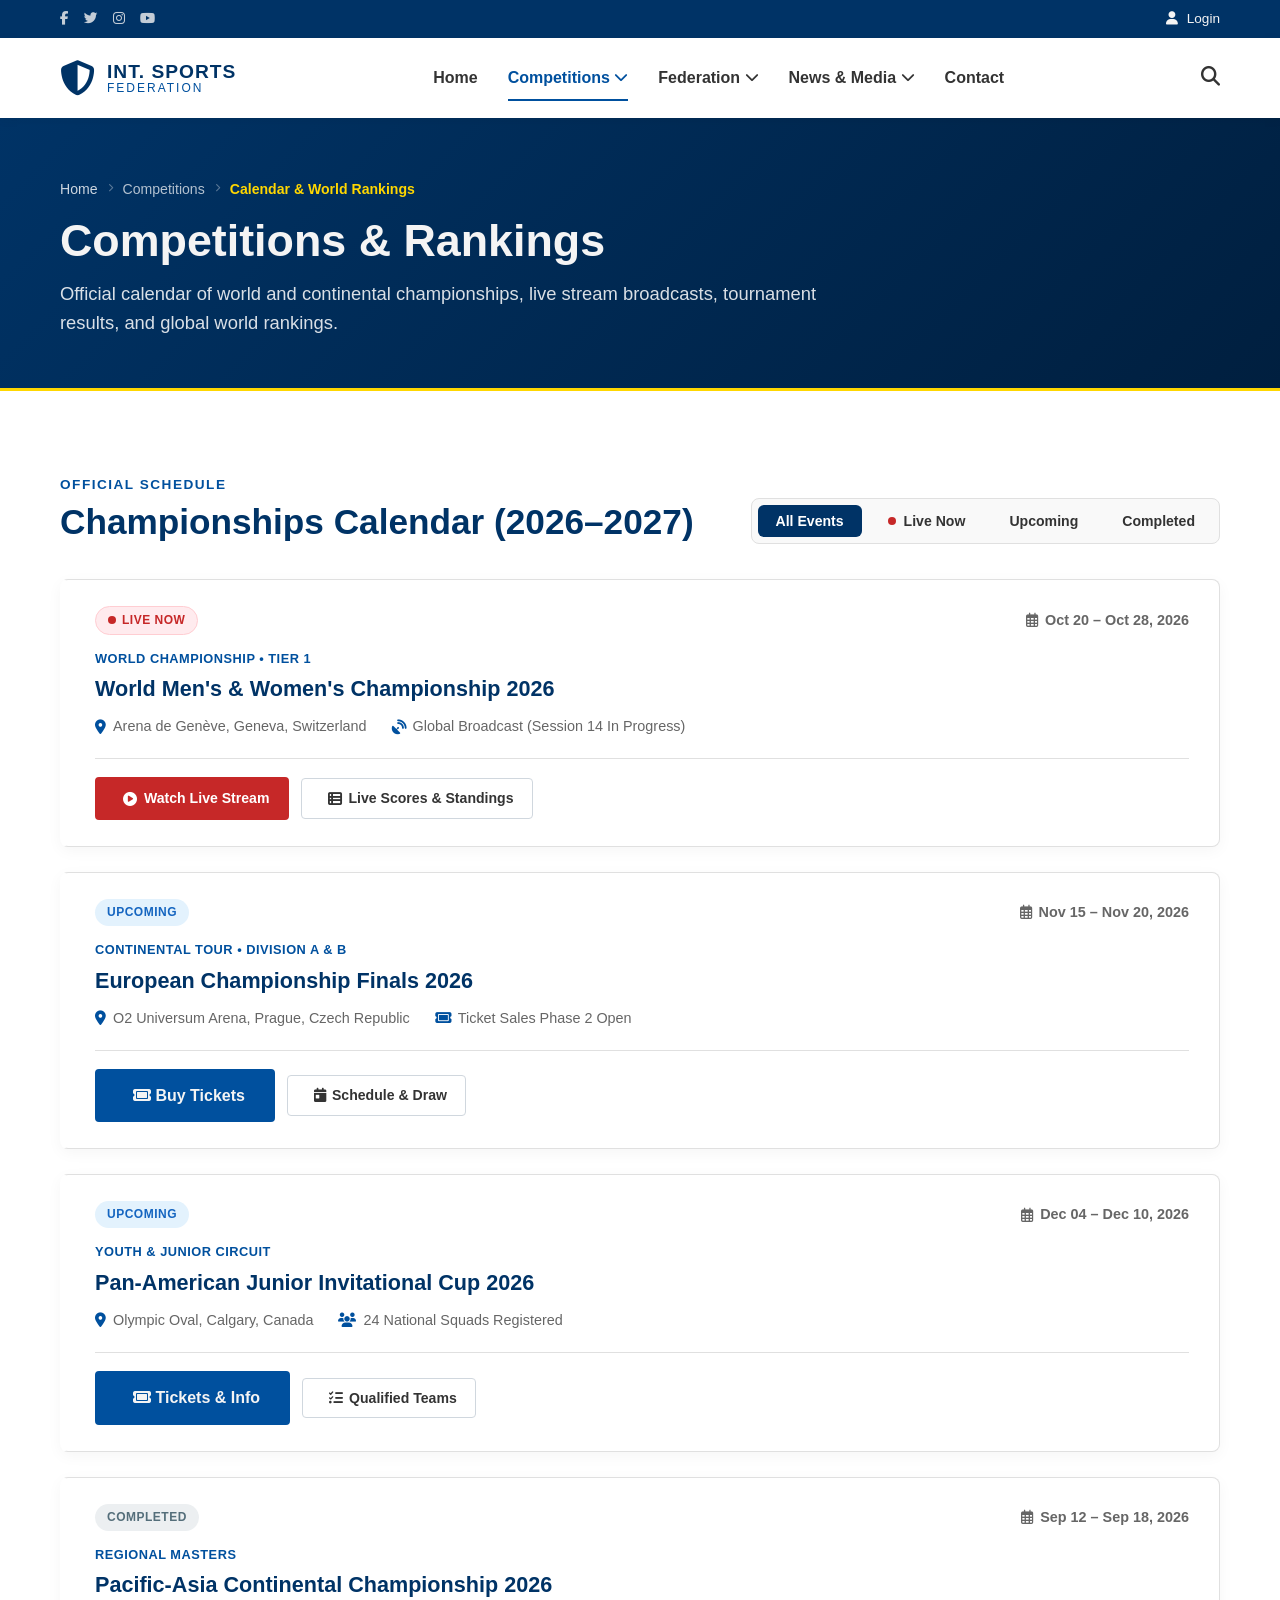
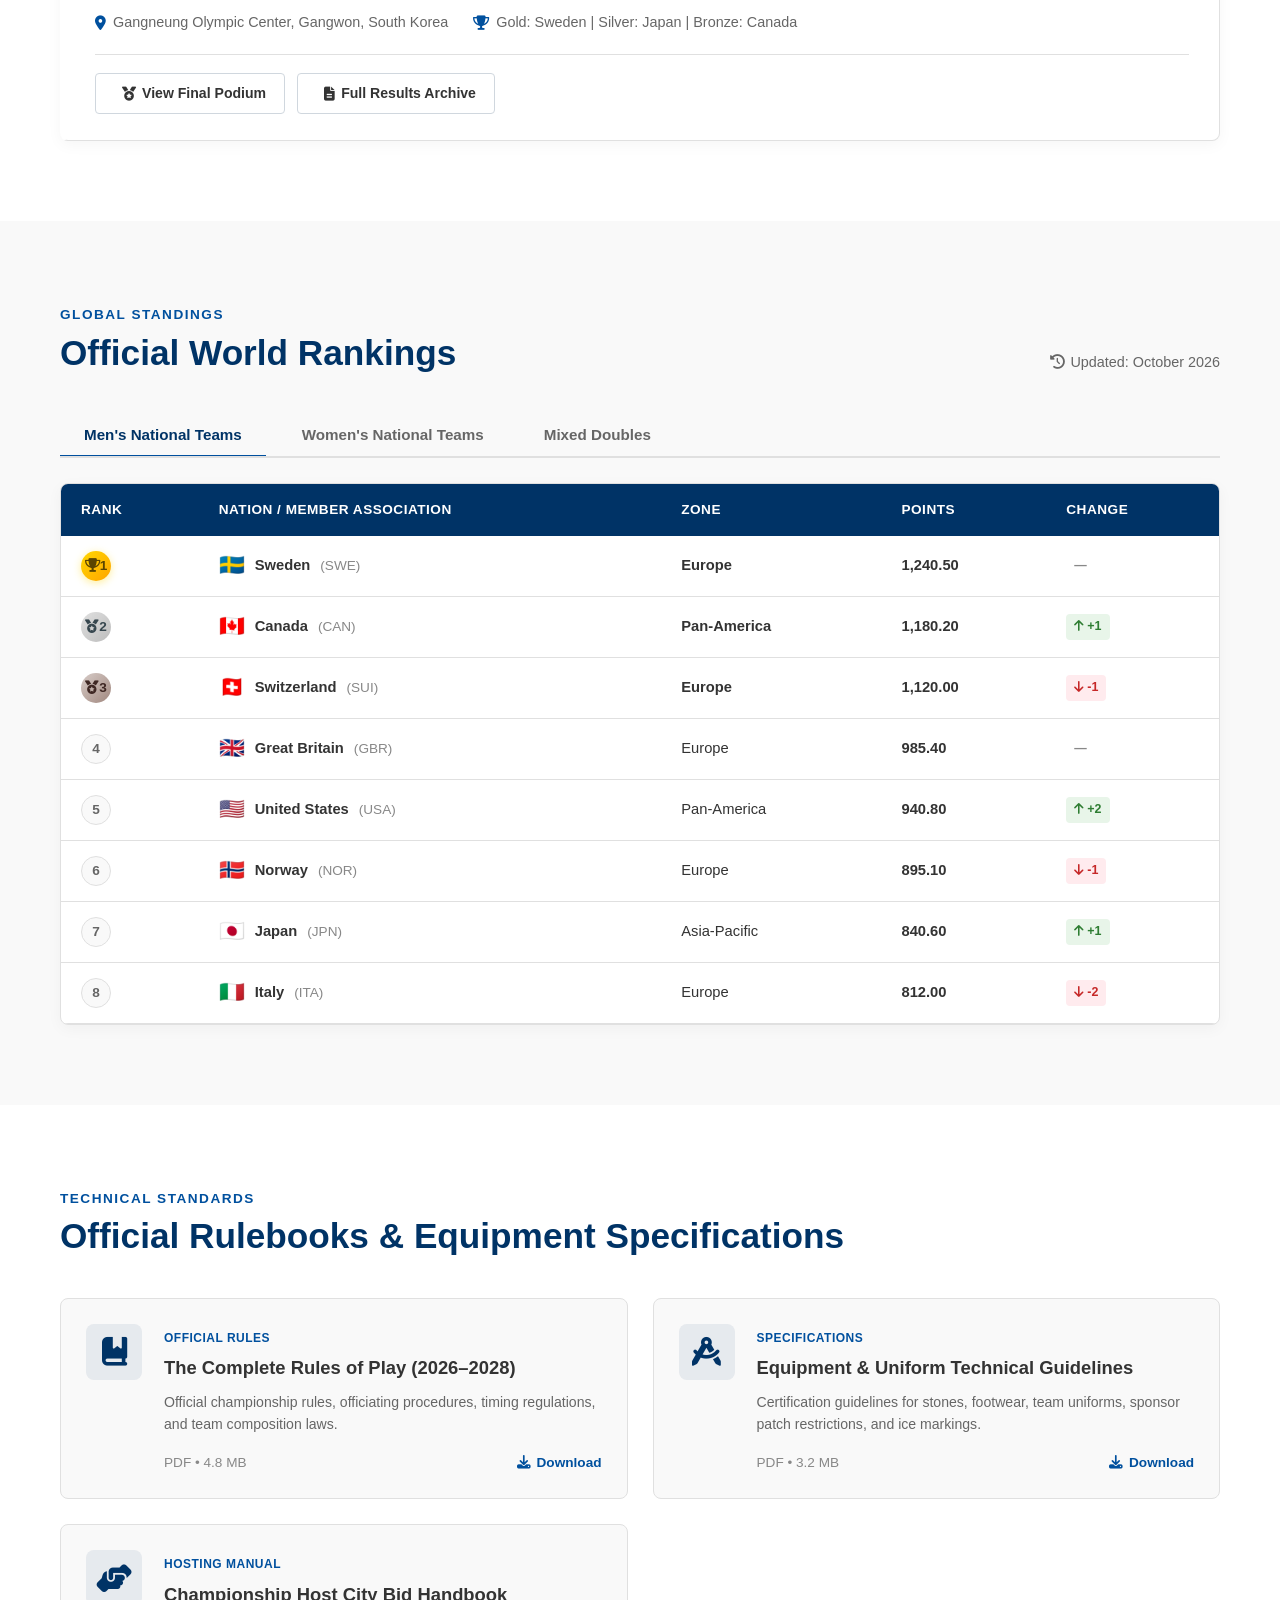
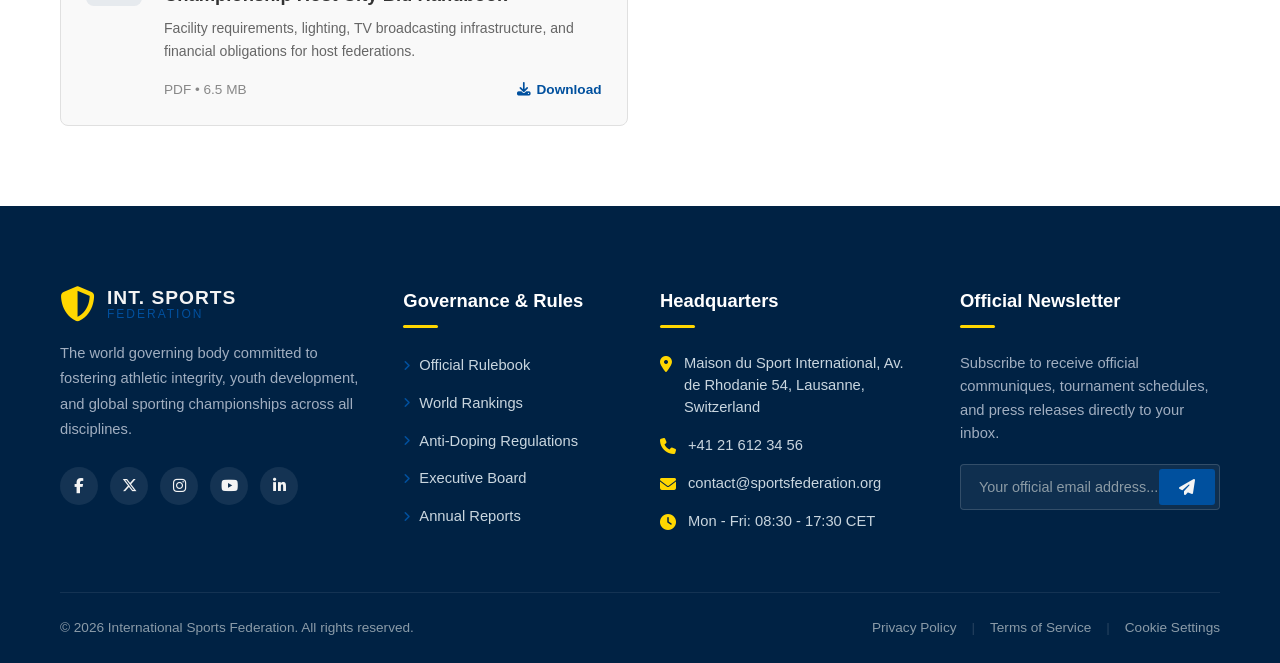
<file: competitions.html>
<!DOCTYPE html>
<html lang="en" dir="ltr">
<head>
    <meta charset="UTF-8">
    <meta name="viewport" content="width=device-width, initial-scale=1.0">
    <title>Competitions & World Rankings - International Sports Federation</title>
    <!-- FontAwesome Icons -->
    <link rel="stylesheet" href="https://cdnjs.cloudflare.com/ajax/libs/font-awesome/6.4.0/css/all.min.css">
    <!-- Main CSS -->
    <link rel="stylesheet" href="assets/css/style.css">
</head>
<body>

    <!-- 1. Top Bar -->
    <div class="top-bar">
        <div class="container top-bar-inner">
            <div class="social-links">
                <a href="#" aria-label="Facebook"><i class="fa-brands fa-facebook-f"></i></a>
                <a href="#" aria-label="Twitter"><i class="fa-brands fa-twitter"></i></a>
                <a href="#" aria-label="Instagram"><i class="fa-brands fa-instagram"></i></a>
                <a href="#" aria-label="YouTube"><i class="fa-brands fa-youtube"></i></a>
            </div>
            <div class="top-bar-actions">
                <a href="#" class="login-link"><i class="fa-solid fa-user"></i> Login</a>
            </div>
        </div>
    </div>

    <!-- 2. Main Header & Navbar -->
    <header class="main-header">
        <div class="container header-inner">
            <!-- Logo -->
            <a href="index.html" class="logo">
                <i class="fa-solid fa-shield-halved"></i>
                <div class="logo-text">
                    <strong>INT. SPORTS</strong>
                    <span>FEDERATION</span>
                </div>
            </a>

            <!-- Navigation -->
            <nav class="main-nav">
                <ul class="nav-list">
                    <li><a href="index.html">Home</a></li>
                    <li class="dropdown">
                        <a href="competitions.html" class="active">Competitions <i class="fa-solid fa-chevron-down fa-sm"></i></a>
                        <ul class="dropdown-menu">
                            <li><a href="competitions.html">Calendar & Events</a></li>
                            <li><a href="competitions.html#rankings">World Rankings</a></li>
                            <li><a href="competitions.html#rules">Rules & Regulations</a></li>
                        </ul>
                    </li>
                    <li class="dropdown">
                        <a href="about.html">Federation <i class="fa-solid fa-chevron-down fa-sm"></i></a>
                        <ul class="dropdown-menu">
                            <li><a href="about.html">About & History</a></li>
                            <li><a href="about.html#leadership">Executive Board</a></li>
                            <li><a href="about.html#governance">Governance & Integrity</a></li>
                            <li><a href="about.html#members">Member Associations</a></li>
                        </ul>
                    </li>
                    <li class="dropdown">
                        <a href="news.html">News & Media <i class="fa-solid fa-chevron-down fa-sm"></i></a>
                        <ul class="dropdown-menu">
                            <li><a href="news.html">Latest Stories</a></li>
                            <li><a href="news.html#press">Press Releases</a></li>
                            <li><a href="news.html#resources">Media Resources</a></li>
                        </ul>
                    </li>
                    <li><a href="contact.html">Contact</a></li>
                </ul>
            </nav>

            <!-- Header Actions -->
            <div class="header-actions">
                <div class="header-search">
                    <button id="searchOpenBtn" aria-label="Open Search"><i class="fa-solid fa-magnifying-glass"></i></button>
                </div>
                <button class="mobile-menu-btn" id="mobileMenuBtn" aria-label="Toggle navigation menu">
                    <i class="fa-solid fa-bars"></i>
                </button>
            </div>
        </div>
    </header>

    <!-- Page Header Banner / Breadcrumbs -->
    <section class="page-hero">
        <div class="container">
            <nav class="breadcrumbs" aria-label="Breadcrumb">
                <a href="index.html">Home</a>
                <span class="bc-sep"><i class="fa-solid fa-chevron-right fa-xs"></i></span>
                <span>Competitions</span>
                <span class="bc-sep"><i class="fa-solid fa-chevron-right fa-xs"></i></span>
                <span class="bc-current">Calendar & World Rankings</span>
            </nav>
            <h1 class="page-title">Competitions & Rankings</h1>
            <p class="page-lead">
                Official calendar of world and continental championships, live stream broadcasts, tournament results, and global world rankings.
            </p>
        </div>
    </section>

    <!-- Main Content Area -->
    <main>
        <!-- Section 1: Championship Calendar & Interactive Filter -->
        <section class="competitions-calendar-section" id="calendar">
            <div class="container">
                <div class="calendar-top-bar">
                    <div>
                        <span class="section-tag">Official Schedule</span>
                        <h2 class="section-title">Championships Calendar (2026–2027)</h2>
                    </div>

                    <!-- Filter Buttons -->
                    <div class="filter-group" id="compFilters">
                        <button class="filter-btn active" data-filter="all">All Events</button>
                        <button class="filter-btn filter-live" data-filter="live">
                            <span class="live-dot"></span> Live Now
                        </button>
                        <button class="filter-btn" data-filter="upcoming">Upcoming</button>
                        <button class="filter-btn" data-filter="completed">Completed</button>
                    </div>
                </div>

                <!-- Competitions Grid -->
                <div class="competitions-grid" id="competitionsGrid">
                    <!-- Competition Card 1: LIVE NOW -->
                    <article class="comp-card" data-category="live">
                        <div class="comp-header">
                            <span class="comp-status status-live">
                                <span class="pulse-indicator"></span> LIVE NOW
                            </span>
                            <span class="comp-dates"><i class="fa-regular fa-calendar-days"></i> Oct 20 – Oct 28, 2026</span>
                        </div>
                        <div class="comp-body">
                            <span class="comp-badge-discipline">World Championship • Tier 1</span>
                            <h3 class="comp-title">World Men's & Women's Championship 2026</h3>
                            <div class="comp-meta">
                                <span><i class="fa-solid fa-location-dot"></i> Arena de Genève, Geneva, Switzerland</span>
                                <span><i class="fa-solid fa-satellite-dish"></i> Global Broadcast (Session 14 In Progress)</span>
                            </div>
                        </div>
                        <div class="comp-footer">
                            <a href="#" class="btn btn-live-stream"><i class="fa-solid fa-circle-play"></i> Watch Live Stream</a>
                            <a href="#" class="btn btn-outline-dark"><i class="fa-solid fa-table-list"></i> Live Scores & Standings</a>
                        </div>
                    </article>

                    <!-- Competition Card 2: UPCOMING -->
                    <article class="comp-card" data-category="upcoming">
                        <div class="comp-header">
                            <span class="comp-status status-upcoming">UPCOMING</span>
                            <span class="comp-dates"><i class="fa-regular fa-calendar-days"></i> Nov 15 – Nov 20, 2026</span>
                        </div>
                        <div class="comp-body">
                            <span class="comp-badge-discipline">Continental Tour • Division A & B</span>
                            <h3 class="comp-title">European Championship Finals 2026</h3>
                            <div class="comp-meta">
                                <span><i class="fa-solid fa-location-dot"></i> O2 Universum Arena, Prague, Czech Republic</span>
                                <span><i class="fa-solid fa-ticket"></i> Ticket Sales Phase 2 Open</span>
                            </div>
                        </div>
                        <div class="comp-footer">
                            <a href="#" class="btn btn-primary"><i class="fa-solid fa-ticket"></i> Buy Tickets</a>
                            <a href="#" class="btn btn-outline-dark"><i class="fa-solid fa-calendar-day"></i> Schedule & Draw</a>
                        </div>
                    </article>

                    <!-- Competition Card 3: UPCOMING -->
                    <article class="comp-card" data-category="upcoming">
                        <div class="comp-header">
                            <span class="comp-status status-upcoming">UPCOMING</span>
                            <span class="comp-dates"><i class="fa-regular fa-calendar-days"></i> Dec 04 – Dec 10, 2026</span>
                        </div>
                        <div class="comp-body">
                            <span class="comp-badge-discipline">Youth & Junior Circuit</span>
                            <h3 class="comp-title">Pan-American Junior Invitational Cup 2026</h3>
                            <div class="comp-meta">
                                <span><i class="fa-solid fa-location-dot"></i> Olympic Oval, Calgary, Canada</span>
                                <span><i class="fa-solid fa-users"></i> 24 National Squads Registered</span>
                            </div>
                        </div>
                        <div class="comp-footer">
                            <a href="#" class="btn btn-primary"><i class="fa-solid fa-ticket"></i> Tickets & Info</a>
                            <a href="#" class="btn btn-outline-dark"><i class="fa-solid fa-list-check"></i> Qualified Teams</a>
                        </div>
                    </article>

                    <!-- Competition Card 4: COMPLETED -->
                    <article class="comp-card" data-category="completed">
                        <div class="comp-header">
                            <span class="comp-status status-completed">COMPLETED</span>
                            <span class="comp-dates"><i class="fa-regular fa-calendar-days"></i> Sep 12 – Sep 18, 2026</span>
                        </div>
                        <div class="comp-body">
                            <span class="comp-badge-discipline">Regional Masters</span>
                            <h3 class="comp-title">Pacific-Asia Continental Championship 2026</h3>
                            <div class="comp-meta">
                                <span><i class="fa-solid fa-location-dot"></i> Gangneung Olympic Center, Gangwon, South Korea</span>
                                <span><i class="fa-solid fa-trophy"></i> Gold: Sweden | Silver: Japan | Bronze: Canada</span>
                            </div>
                        </div>
                        <div class="comp-footer">
                            <a href="#" class="btn btn-outline-dark"><i class="fa-solid fa-medal"></i> View Final Podium</a>
                            <a href="#" class="btn btn-outline-dark"><i class="fa-solid fa-file-lines"></i> Full Results Archive</a>
                        </div>
                    </article>
                </div>
            </div>
        </section>

        <!-- Section 2: Official World Rankings Table -->
        <section class="rankings-section" id="rankings">
            <div class="container">
                <div class="section-header">
                    <div>
                        <span class="section-tag">Global Standings</span>
                        <h2 class="section-title">Official World Rankings</h2>
                    </div>
                    <span class="rank-update-note"><i class="fa-solid fa-clock-rotate-left"></i> Updated: October 2026</span>
                </div>

                <!-- Ranking Category Tabs -->
                <div class="ranking-tabs" id="rankingTabs">
                    <button class="rank-tab-btn active" data-target="mens">Men's National Teams</button>
                    <button class="rank-tab-btn" data-target="womens">Women's National Teams</button>
                    <button class="rank-tab-btn" data-target="mixed">Mixed Doubles</button>
                </div>

                <!-- Rankings Table -->
                <div class="rankings-table-wrap">
                    <table class="rankings-table">
                        <thead>
                            <tr>
                                <th class="th-rank">Rank</th>
                                <th class="th-nation">Nation / Member Association</th>
                                <th class="th-zone">Zone</th>
                                <th class="th-points">Points</th>
                                <th class="th-change">Change</th>
                            </tr>
                        </thead>
                        <tbody id="rankingsBody">
                            <!-- Rank 1 -->
                            <tr class="rank-podium rank-gold">
                                <td class="td-rank">
                                    <span class="rank-badge gold"><i class="fa-solid fa-trophy"></i> 1</span>
                                </td>
                                <td class="td-nation">
                                    <div class="nation-cell">
                                        <span class="nation-flag">🇸🇪</span>
                                        <strong>Sweden</strong>
                                        <span class="nation-code">(SWE)</span>
                                    </div>
                                </td>
                                <td class="td-zone">Europe</td>
                                <td class="td-points"><strong>1,240.50</strong></td>
                                <td class="td-change"><span class="change-badge same">—</span></td>
                            </tr>

                            <!-- Rank 2 -->
                            <tr class="rank-podium rank-silver">
                                <td class="td-rank">
                                    <span class="rank-badge silver"><i class="fa-solid fa-medal"></i> 2</span>
                                </td>
                                <td class="td-nation">
                                    <div class="nation-cell">
                                        <span class="nation-flag">🇨🇦</span>
                                        <strong>Canada</strong>
                                        <span class="nation-code">(CAN)</span>
                                    </div>
                                </td>
                                <td class="td-zone">Pan-America</td>
                                <td class="td-points"><strong>1,180.20</strong></td>
                                <td class="td-change"><span class="change-badge up"><i class="fa-solid fa-arrow-up"></i> +1</span></td>
                            </tr>

                            <!-- Rank 3 -->
                            <tr class="rank-podium rank-bronze">
                                <td class="td-rank">
                                    <span class="rank-badge bronze"><i class="fa-solid fa-medal"></i> 3</span>
                                </td>
                                <td class="td-nation">
                                    <div class="nation-cell">
                                        <span class="nation-flag">🇨🇭</span>
                                        <strong>Switzerland</strong>
                                        <span class="nation-code">(SUI)</span>
                                    </div>
                                </td>
                                <td class="td-zone">Europe</td>
                                <td class="td-points"><strong>1,120.00</strong></td>
                                <td class="td-change"><span class="change-badge down"><i class="fa-solid fa-arrow-down"></i> -1</span></td>
                            </tr>

                            <!-- Rank 4 -->
                            <tr>
                                <td class="td-rank">
                                    <span class="rank-badge standard">4</span>
                                </td>
                                <td class="td-nation">
                                    <div class="nation-cell">
                                        <span class="nation-flag">🇬🇧</span>
                                        <strong>Great Britain</strong>
                                        <span class="nation-code">(GBR)</span>
                                    </div>
                                </td>
                                <td class="td-zone">Europe</td>
                                <td class="td-points"><strong>985.40</strong></td>
                                <td class="td-change"><span class="change-badge same">—</span></td>
                            </tr>

                            <!-- Rank 5 -->
                            <tr>
                                <td class="td-rank">
                                    <span class="rank-badge standard">5</span>
                                </td>
                                <td class="td-nation">
                                    <div class="nation-cell">
                                        <span class="nation-flag">🇺🇸</span>
                                        <strong>United States</strong>
                                        <span class="nation-code">(USA)</span>
                                    </div>
                                </td>
                                <td class="td-zone">Pan-America</td>
                                <td class="td-points"><strong>940.80</strong></td>
                                <td class="td-change"><span class="change-badge up"><i class="fa-solid fa-arrow-up"></i> +2</span></td>
                            </tr>

                            <!-- Rank 6 -->
                            <tr>
                                <td class="td-rank">
                                    <span class="rank-badge standard">6</span>
                                </td>
                                <td class="td-nation">
                                    <div class="nation-cell">
                                        <span class="nation-flag">🇳🇴</span>
                                        <strong>Norway</strong>
                                        <span class="nation-code">(NOR)</span>
                                    </div>
                                </td>
                                <td class="td-zone">Europe</td>
                                <td class="td-points"><strong>895.10</strong></td>
                                <td class="td-change"><span class="change-badge down"><i class="fa-solid fa-arrow-down"></i> -1</span></td>
                            </tr>

                            <!-- Rank 7 -->
                            <tr>
                                <td class="td-rank">
                                    <span class="rank-badge standard">7</span>
                                </td>
                                <td class="td-nation">
                                    <div class="nation-cell">
                                        <span class="nation-flag">🇯🇵</span>
                                        <strong>Japan</strong>
                                        <span class="nation-code">(JPN)</span>
                                    </div>
                                </td>
                                <td class="td-zone">Asia-Pacific</td>
                                <td class="td-points"><strong>840.60</strong></td>
                                <td class="td-change"><span class="change-badge up"><i class="fa-solid fa-arrow-up"></i> +1</span></td>
                            </tr>

                            <!-- Rank 8 -->
                            <tr>
                                <td class="td-rank">
                                    <span class="rank-badge standard">8</span>
                                </td>
                                <td class="td-nation">
                                    <div class="nation-cell">
                                        <span class="nation-flag">🇮🇹</span>
                                        <strong>Italy</strong>
                                        <span class="nation-code">(ITA)</span>
                                    </div>
                                </td>
                                <td class="td-zone">Europe</td>
                                <td class="td-points"><strong>812.00</strong></td>
                                <td class="td-change"><span class="change-badge down"><i class="fa-solid fa-arrow-down"></i> -2</span></td>
                            </tr>
                        </tbody>
                    </table>
                </div>
            </div>
        </section>

        <!-- Section 3: Official Rulebook & Technical Regulations -->
        <section class="rules-section" id="rules">
            <div class="container">
                <div class="section-header">
                    <div>
                        <span class="section-tag">Technical Standards</span>
                        <h2 class="section-title">Official Rulebooks & Equipment Specifications</h2>
                    </div>
                </div>

                <div class="docs-grid">
                    <!-- Rule Doc 1 -->
                    <div class="doc-card">
                        <div class="doc-icon"><i class="fa-solid fa-book-bookmark"></i></div>
                        <div class="doc-content">
                            <span class="doc-type">Official Rules</span>
                            <h3 class="doc-title">The Complete Rules of Play (2026–2028)</h3>
                            <p class="doc-desc">Official championship rules, officiating procedures, timing regulations, and team composition laws.</p>
                            <div class="doc-meta">
                                <span>PDF • 4.8 MB</span>
                                <a href="#" class="btn-doc-download"><i class="fa-solid fa-download"></i> Download</a>
                            </div>
                        </div>
                    </div>

                    <!-- Rule Doc 2 -->
                    <div class="doc-card">
                        <div class="doc-icon"><i class="fa-solid fa-compass-drafting"></i></div>
                        <div class="doc-content">
                            <span class="doc-type">Specifications</span>
                            <h3 class="doc-title">Equipment & Uniform Technical Guidelines</h3>
                            <p class="doc-desc">Certification guidelines for stones, footwear, team uniforms, sponsor patch restrictions, and ice markings.</p>
                            <div class="doc-meta">
                                <span>PDF • 3.2 MB</span>
                                <a href="#" class="btn-doc-download"><i class="fa-solid fa-download"></i> Download</a>
                            </div>
                        </div>
                    </div>

                    <!-- Rule Doc 3 -->
                    <div class="doc-card">
                        <div class="doc-icon"><i class="fa-solid fa-handshake-angle"></i></div>
                        <div class="doc-content">
                            <span class="doc-type">Hosting Manual</span>
                            <h3 class="doc-title">Championship Host City Bid Handbook</h3>
                            <p class="doc-desc">Facility requirements, lighting, TV broadcasting infrastructure, and financial obligations for host federations.</p>
                            <div class="doc-meta">
                                <span>PDF • 6.5 MB</span>
                                <a href="#" class="btn-doc-download"><i class="fa-solid fa-download"></i> Download</a>
                            </div>
                        </div>
                    </div>
                </div>
            </div>
        </section>
    </main>

    <!-- 8. Mega Footer -->
    <footer class="mega-footer">
        <div class="container">
            <div class="footer-grid">
                <!-- Column 1: About & Logo -->
                <div class="footer-col footer-about">
                    <a href="index.html" class="footer-logo">
                        <i class="fa-solid fa-shield-halved"></i>
                        <div class="logo-text">
                            <strong>INT. SPORTS</strong>
                            <span>FEDERATION</span>
                        </div>
                    </a>
                    <p class="footer-desc">
                        The world governing body committed to fostering athletic integrity, youth development, and global sporting championships across all disciplines.
                    </p>
                    <div class="footer-socials">
                        <a href="#" aria-label="Facebook"><i class="fa-brands fa-facebook-f"></i></a>
                        <a href="#" aria-label="X Twitter"><i class="fa-brands fa-x-twitter"></i></a>
                        <a href="#" aria-label="Instagram"><i class="fa-brands fa-instagram"></i></a>
                        <a href="#" aria-label="YouTube"><i class="fa-brands fa-youtube"></i></a>
                        <a href="#" aria-label="LinkedIn"><i class="fa-brands fa-linkedin-in"></i></a>
                    </div>
                </div>

                <!-- Column 2: Quick Links -->
                <div class="footer-col">
                    <h3 class="footer-title">Governance & Rules</h3>
                    <ul class="footer-links">
                        <li><a href="competitions.html#rules"><i class="fa-solid fa-angle-right"></i> Official Rulebook</a></li>
                        <li><a href="competitions.html#rankings"><i class="fa-solid fa-angle-right"></i> World Rankings</a></li>
                        <li><a href="about.html#governance"><i class="fa-solid fa-angle-right"></i> Anti-Doping Regulations</a></li>
                        <li><a href="about.html#leadership"><i class="fa-solid fa-angle-right"></i> Executive Board</a></li>
                        <li><a href="about.html#governance"><i class="fa-solid fa-angle-right"></i> Annual Reports</a></li>
                    </ul>
                </div>

                <!-- Column 3: Contact Info -->
                <div class="footer-col">
                    <h3 class="footer-title">Headquarters</h3>
                    <ul class="footer-contact">
                        <li>
                            <i class="fa-solid fa-location-dot"></i>
                            <span>Maison du Sport International, Av. de Rhodanie 54, Lausanne, Switzerland</span>
                        </li>
                        <li>
                            <i class="fa-solid fa-phone"></i>
                            <span>+41 21 612 34 56</span>
                        </li>
                        <li>
                            <i class="fa-solid fa-envelope"></i>
                            <span>contact@sportsfederation.org</span>
                        </li>
                        <li>
                            <i class="fa-solid fa-clock"></i>
                            <span>Mon - Fri: 08:30 - 17:30 CET</span>
                        </li>
                    </ul>
                </div>

                <!-- Column 4: Newsletter -->
                <div class="footer-col">
                    <h3 class="footer-title">Official Newsletter</h3>
                    <p class="footer-newsletter-text">
                        Subscribe to receive official communiques, tournament schedules, and press releases directly to your inbox.
                    </p>
                    <form class="footer-newsletter-form" onsubmit="event.preventDefault();">
                        <div class="newsletter-input-group">
                            <input type="email" placeholder="Your official email address..." required aria-label="Email address">
                            <button type="submit" class="btn btn-primary btn-newsletter" aria-label="Subscribe">
                                <i class="fa-solid fa-paper-plane"></i>
                            </button>
                        </div>
                    </form>
                </div>
            </div>

            <!-- Footer Bottom Bar -->
            <div class="footer-bottom">
                <div class="footer-copyright">
                    &copy; 2026 International Sports Federation. All rights reserved.
                </div>
                <div class="footer-bottom-links">
                    <a href="#">Privacy Policy</a>
                    <span class="divider">|</span>
                    <a href="#">Terms of Service</a>
                    <span class="divider">|</span>
                    <a href="#">Cookie Settings</a>
                </div>
            </div>
        </div>
    </footer>

    <!-- Search Modal Overlay -->
    <div class="search-modal" id="searchModal" aria-hidden="true">
        <div class="search-modal-backdrop" id="searchBackdrop"></div>
        <div class="search-modal-dialog">
            <div class="search-modal-header">
                <span class="search-modal-title"><i class="fa-solid fa-magnifying-glass"></i> Search Federation Portal</span>
                <button class="search-modal-close" id="searchCloseBtn" aria-label="Close search">
                    <i class="fa-solid fa-xmark"></i>
                </button>
            </div>
            <form class="search-modal-form" onsubmit="event.preventDefault();">
                <div class="search-input-wrapper">
                    <input type="text" id="searchInput" placeholder="Search tournaments, athletes, rules, news..." autocomplete="off">
                    <button type="submit" aria-label="Submit search"><i class="fa-solid fa-arrow-right"></i></button>
                </div>
            </form>
            <div class="search-quick-tags">
                <span class="quick-tags-label">Popular Searches:</span>
                <div class="quick-tags-list">
                    <a href="#">World Championship 2026</a>
                    <a href="#">World Rankings</a>
                    <a href="#">Anti-Doping Regulations</a>
                    <a href="#">Rulebook</a>
                    <a href="#">Executive Board</a>
                </div>
            </div>
        </div>
    </div>

    <!-- Main JS -->
    <script src="assets/js/script.js"></script>
</body>
</html>
</file>
<file: assets/css/style.css>
/* ==========================================================================
   CSS Variables (Design System)
   ========================================================================== */
:root {
    /* Colors */
    --primary-color: #003366; /* أزرق داكن مؤسسي */
    --secondary-color: #00509E; /* أزرق فاتح قليلاً للتفاعلات */
    --accent-color: #FFD700; /* ذهبي للمسات الرياضية ولفت الانتباه */
    --text-dark: #333333; /* نصوص داكنة */
    --text-light: #F4F4F4; /* نصوص فاتحة */
    --bg-light: #FFFFFF; /* خلفية بيضاء */
    --bg-gray: #F9F9F9; /* خلفية رمادية فاتحة للأقسام */
    --border-color: #E0E0E0; /* لون الحدود */

    /* Typography */
    --font-primary: 'Segoe UI', Tahoma, Geneva, Verdana, sans-serif; /* يمكن استبداله بخط عربي مثل Cairo أو Tajawal */
    
    /* Transitions */
    --transition-fast: 0.3s ease;
    
    /* Spacing */
    --container-padding: 20px;
    --section-padding: 60px 0;
}

/* ==========================================================================
   CSS Reset & Base Styles
   ========================================================================== */
*,
*::before,
*::after {
    margin: 0;
    padding: 0;
    box-sizing: border-box;
}

html {
    scroll-behavior: smooth;
    font-size: 16px;
}

body {
    font-family: var(--font-primary);
    color: var(--text-dark);
    background-color: var(--bg-light);
    line-height: 1.6;
    overflow-x: hidden;
}

a {
    text-decoration: none;
    color: inherit;
    transition: color var(--transition-fast);
}

ul, ol {
    list-style: none;
}

img {
    max-width: 100%;
    height: auto;
    display: block;
}

button {
    cursor: pointer;
    border: none;
    background: none;
    font-family: inherit;
}

/* Container for constraining width */
.container {
    max-width: 1200px;
    margin: 0 auto;
    padding: 0 var(--container-padding);
}



/* ==========================================================================
   1. Top Bar
   ========================================================================== */
.top-bar {
    background-color: var(--primary-color);
    color: var(--text-light);
    font-size: 0.85rem;
    padding: 8px 0;
}


.top-bar-inner {
    display: flex;
    justify-content: space-between;
    align-items: center;
}

.social-links {
    display: flex;
    gap: 15px;
}

.social-links a {
    opacity: 0.8;
}

.social-links a:hover {
    opacity: 1;
    color: var(--accent-color);
}

.top-bar-actions {
    display: flex;
    align-items: center;
    gap: 12px;
}

.top-bar-actions .divider {
    opacity: 0.5;
}

.top-bar-actions a:hover {
    color: var(--accent-color);
}

.login-link i {
    margin-right: 5px;
}


/* ==========================================================================
   2. Main Header & Navbar
   ========================================================================== */
.main-header {
    background-color: var(--bg-light);
    box-shadow: 0 2px 10px rgba(0, 0, 0, 0.05); /* ظل خفيف لإبراز الترويسة */
    position: relative;
    z-index: 100; /* لضمان ظهور القوائم المنسدلة فوق المحتوى */
}

.header-inner {
    display: flex;
    justify-content: space-between;
    align-items: center;
    height: 80px;
}

/* Logo Styles */
.logo {
    display: flex;
    align-items: center;
    gap: 12px;
    color: var(--primary-color);
}

.logo i {
    font-size: 2.2rem;
}

.logo-text {
    display: flex;
    flex-direction: column;
    line-height: 1.1;
}

.logo-text strong {
    font-size: 1.2rem;
    letter-spacing: 1px;
}

.logo-text span {
    font-size: 0.75rem;
    letter-spacing: 2px;
    color: var(--secondary-color);
}

/* Navigation Styles */
.nav-list {
    display: flex;
    align-items: center;
    gap: 30px;
}

.nav-list > li > a {
    font-weight: 600;
    color: var(--text-dark);
    padding: 10px 0;
    display: inline-block;
    position: relative;
}

.nav-list > li > a:hover,
.nav-list > li > a.active {
    color: var(--secondary-color);
}

/* خط سفلي يظهر عند التمرير (Hover Effect) */
.nav-list > li > a::after {
    content: '';
    position: absolute;
    bottom: 0;
    left: 0;
    width: 0;
    height: 2px;
    background-color: var(--secondary-color);
    transition: width var(--transition-fast);
}

.nav-list > li > a:hover::after,
.nav-list > li > a.active::after {
    width: 100%;
}

/* Dropdown Menu Styles */
.dropdown {
    position: relative;
}

.dropdown-menu {
    position: absolute;
    top: 100%;
    left: 0;
    background-color: var(--bg-light);
    min-width: 200px;
    box-shadow: 0 4px 15px rgba(0, 0, 0, 0.1);
    border-top: 3px solid var(--secondary-color);
    opacity: 0;
    visibility: hidden;
    transform: translateY(10px);
    transition: all var(--transition-fast);
}

/* إظهار القائمة المنسدلة عند تمرير الفأرة */
.dropdown:hover .dropdown-menu {
    opacity: 1;
    visibility: visible;
    transform: translateY(0);
}

.dropdown-menu li {
    border-bottom: 1px solid var(--border-color);
}

.dropdown-menu li:last-child {
    border-bottom: none;
}

.dropdown-menu a {
    display: block;
    padding: 12px 20px;
    color: var(--text-dark);
    font-size: 0.9rem;
}

.dropdown-menu a:hover {
    background-color: var(--bg-gray);
    color: var(--secondary-color);
    padding-left: 25px; /* حركة بسيطة للنص عند التمرير */
}

/* Header Actions */
.header-actions {
    display: flex;
    align-items: center;
    gap: 18px;
}

/* Search Icon */
.header-search button {
    font-size: 1.2rem;
    color: var(--text-dark);
    transition: color var(--transition-fast);
}

.header-search button:hover {
    color: var(--secondary-color);
}

/* Mobile Menu Button - Hidden on Desktop */
.mobile-menu-btn {
    display: none;
    font-size: 1.5rem;
    color: var(--primary-color);
    padding: 6px;
    transition: color var(--transition-fast);
}

.mobile-menu-btn:hover {
    color: var(--secondary-color);
}


/* ==========================================================================
   Global Button Styles
   ========================================================================== */
.btn {
    display: inline-block;
    padding: 12px 28px;
    font-size: 1rem;
    font-weight: 600;
    text-align: center;
    border-radius: 4px;
    cursor: pointer;
    transition: all var(--transition-fast);
}

.btn i {
    margin-left: 8px;
}

.btn-primary {
    background-color: var(--secondary-color);
    color: var(--text-light);
    border: 2px solid var(--secondary-color);
}

.btn-primary:hover {
    background-color: transparent;
    color: var(--secondary-color);
    border-color: var(--secondary-color);
}

.btn-outline {
    background-color: transparent;
    color: var(--text-light);
    border: 2px solid var(--text-light);
}

.btn-outline:hover {
    background-color: var(--text-light);
    color: var(--primary-color);
}

/* ==========================================================================
   3. Hero Section
   ========================================================================== */
.hero-section {
    position: relative;
    height: 80vh;
    min-height: 500px;
    background-image: url('https://images.unsplash.com/photo-1461896836934-ffe607ba8211?q=80&w=2070&auto=format&fit=crop'); /* صورة رياضية */
    background-size: cover;
    background-position: center;
    display: flex;
    align-items: center;
}

/* رسم اللون المتدرج شبه الشفاف. */
.hero-overlay {
    position: absolute;
    top: 0; left: 0;
    width: 100%; height: 100%;
    background: linear-gradient(to right, rgba(0, 51, 102, 0.9), rgba(0, 51, 102, 0.5)); /* تدرج لوني داكن */
    z-index: 1;
}

.hero-content {
    position: relative;
    z-index: 2;
    color: var(--text-light);
    max-width: 800px;
}

.hero-badge {
    display: inline-block;
    background-color: var(--accent-color);
    color: var(--text-dark);
    padding: 5px 12px;
    font-size: 0.85rem;
    font-weight: 700;
    border-radius: 20px;
    margin-bottom: 20px;
    text-transform: uppercase;
    letter-spacing: 1px;
}

.hero-title {
    font-size: 3.5rem;
    line-height: 1.1;
    margin-bottom: 20px;
    font-weight: 800;
}

.hero-subtitle {
    font-size: 1.2rem;
    margin-bottom: 35px;
    opacity: 0.9;
    max-width: 600px;
}

.hero-actions {
    display: flex;
    gap: 15px;
}


/* ==========================================================================
   4. Announcements Section
   ========================================================================== */
.announcements-section {
    position: relative;
    z-index: 10;
    margin-top: -30px; /* سحب القسم للأعلى ليتداخل قليلاً مع الـ Hero */
}

.announcement-wrapper {
    background-color: var(--bg-light);
    box-shadow: 0 10px 30px rgba(0, 0, 0, 0.1);
    border-radius: 8px;
    display: flex;
    align-items: center;
    padding: 15px 25px;
    border-left: 5px solid var(--accent-color); /* شريط جانبي ذهبي */
}

.announcement-badge {
    background-color: var(--primary-color);
    color: var(--text-light);
    padding: 6px 15px;
    border-radius: 4px;
    font-size: 0.9rem;
    font-weight: bold;
    display: flex;
    align-items: center;
    gap: 8px;
    margin-right: 20px;
    white-space: nowrap;
}

.announcement-text {
    flex: 1; /* يأخذ كل المساحة المتبقية */
    font-size: 0.95rem;
    color: var(--text-dark);
}

.announcement-action {
    margin-left: 20px;
    white-space: nowrap;
}

.announcement-action a {
    color: var(--secondary-color);
    font-weight: 600;
    font-size: 0.9rem;
    display: flex;
    align-items: center;
}

.announcement-action a:hover {
    color: var(--primary-color);
}

.announcement-action i {
    margin-left: 5px;
    transition: transform var(--transition-fast); /* حركة للسهم */
}

.announcement-action a:hover i {
    transform: translateX(5px); /* تحريك السهم لليمين عند التمرير */
}

/* ==========================================================================
   Section Header (Reusable Component)
   ========================================================================== */
.section-header {
    display: flex;
    justify-content: space-between;
    align-items: flex-end;
    margin-bottom: 40px;
}

.section-tag {
    display: inline-block;
    font-size: 0.85rem;
    font-weight: 700;
    color: var(--secondary-color);
    text-transform: uppercase;
    letter-spacing: 1.5px;
    margin-bottom: 6px;
}

.section-title {
    font-size: 2.2rem;
    font-weight: 800;
    color: var(--primary-color);
    line-height: 1.2;
}

.view-all-link {
    font-weight: 600;
    color: var(--secondary-color);
    display: flex;
    align-items: center;
    gap: 6px;
    font-size: 0.95rem;
    transition: color var(--transition-fast);
}

.view-all-link i {
    transition: transform var(--transition-fast);
}

.view-all-link:hover {
    color: var(--primary-color);
}

.view-all-link:hover i {
    transform: translateX(5px);
}

/* ==========================================================================
   5. Latest News Section
   ========================================================================== */
.latest-news-section {
    padding: 80px 0;
    background-color: var(--bg-gray);
}

.news-grid {
    display: grid;
    grid-template-columns: repeat(3, 1fr);
    gap: 30px;
}

.news-card {
    background-color: var(--bg-light);
    border-radius: 8px;
    overflow: hidden;
    box-shadow: 0 4px 15px rgba(0, 0, 0, 0.05);
    display: flex;
    flex-direction: column;
    transition: transform var(--transition-fast), box-shadow var(--transition-fast);
}

.news-card:hover {
    transform: translateY(-6px);
    box-shadow: 0 12px 25px rgba(0, 0, 0, 0.1);
}

.news-image-wrapper {
    position: relative;
    height: 220px;
    overflow: hidden;
}

.news-image-wrapper img {
    width: 100%;
    height: 100%;
    object-fit: cover;
    transition: transform 0.5s ease;
}

.news-card:hover .news-image-wrapper img {
    transform: scale(1.06);
}

.news-category {
    position: absolute;
    bottom: 12px;
    left: 12px;
    background-color: var(--primary-color);
    color: var(--text-light);
    font-size: 0.75rem;
    font-weight: 700;
    text-transform: uppercase;
    padding: 5px 12px;
    border-radius: 3px;
    letter-spacing: 0.5px;
}

.news-body {
    padding: 24px;
    display: flex;
    flex-direction: column;
    flex-grow: 1;
}

.news-date {
    font-size: 0.8rem;
    color: #777777;
    margin-bottom: 10px;
    display: flex;
    align-items: center;
    gap: 6px;
}

.news-title {
    font-size: 1.2rem;
    font-weight: 700;
    line-height: 1.4;
    margin-bottom: 12px;
}

.news-title a {
    color: var(--text-dark);
    transition: color var(--transition-fast);
}

.news-title a:hover {
    color: var(--secondary-color);
}

.news-excerpt {
    font-size: 0.9rem;
    color: #666666;
    line-height: 1.6;
    margin-bottom: 22px;
    flex-grow: 1;
}

.news-read-more {
    font-size: 0.9rem;
    font-weight: 600;
    color: var(--secondary-color);
    display: inline-flex;
    align-items: center;
    gap: 6px;
    margin-top: auto;
}

.news-read-more i {
    transition: transform var(--transition-fast);
}

.news-read-more:hover {
    color: var(--primary-color);
}

.news-read-more:hover i {
    transform: translateX(5px);
}


/* Small Button Modifier */
.btn-sm {
    padding: 8px 18px;
    font-size: 0.88rem;
}

/* ==========================================================================
   6. Upcoming Events Section
   ========================================================================== */
.upcoming-events-section {
    padding: 80px 0;
    background-color: var(--bg-light);
}

.events-list {
    display: flex;
    flex-direction: column;
    gap: 20px;
}

.event-card {
    display: flex;
    align-items: center;
    background-color: var(--bg-light);
    border: 1px solid var(--border-color);
    border-left: 4px solid transparent;
    border-radius: 8px;
    padding: 22px 28px;
    transition: all var(--transition-fast);
}

.event-card:hover {
    border-left-color: var(--secondary-color);
    box-shadow: 0 8px 25px rgba(0, 0, 0, 0.07);
    transform: translateX(6px);
}

.event-date {
    display: flex;
    flex-direction: column;
    align-items: center;
    justify-content: center;
    min-width: 90px;
    padding: 12px;
    background-color: var(--bg-gray);
    border: 1px solid var(--border-color);
    border-radius: 6px;
    text-align: center;
    margin-right: 25px;
    transition: all var(--transition-fast);
}

.event-card:hover .event-date {
    background-color: var(--primary-color);
    border-color: var(--primary-color);
}

.event-day {
    font-size: 1.8rem;
    font-weight: 800;
    color: var(--primary-color);
    line-height: 1;
    transition: color var(--transition-fast);
}

.event-card:hover .event-day {
    color: var(--text-light);
}

.event-month {
    font-size: 0.85rem;
    font-weight: 700;
    color: var(--secondary-color);
    letter-spacing: 1px;
    margin-top: 4px;
    transition: color var(--transition-fast);
}

.event-card:hover .event-month {
    color: var(--accent-color);
}

.event-year {
    font-size: 0.75rem;
    color: #888888;
    margin-top: 2px;
    transition: color var(--transition-fast);
}

.event-card:hover .event-year {
    color: rgba(255, 255, 255, 0.7);
}

.event-info {
    flex: 1;
}

.event-sport {
    display: inline-flex;
    align-items: center;
    gap: 6px;
    font-size: 0.8rem;
    font-weight: 700;
    color: var(--secondary-color);
    text-transform: uppercase;
    letter-spacing: 0.5px;
    margin-bottom: 6px;
}

.event-title {
    font-size: 1.25rem;
    font-weight: 700;
    margin-bottom: 8px;
}

.event-title a {
    color: var(--text-dark);
    transition: color var(--transition-fast);
}

.event-title a:hover {
    color: var(--secondary-color);
}

.event-meta {
    display: flex;
    align-items: center;
    gap: 24px;
    font-size: 0.88rem;
    color: #666666;
}

.event-meta span {
    display: inline-flex;
    align-items: center;
    gap: 6px;
}

.event-meta i {
    color: var(--secondary-color);
}

.event-actions {
    display: flex;
    flex-direction: column;
    align-items: flex-end;
    gap: 10px;
    margin-left: 20px;
}

.event-status {
    font-size: 0.75rem;
    font-weight: 700;
    text-transform: uppercase;
    letter-spacing: 0.5px;
    padding: 3px 10px;
    border-radius: 12px;
}

.status-open {
    background-color: #E8F5E9;
    color: #2E7D32;
}

.status-upcoming {
    background-color: #E3F2FD;
    color: #1565C0;
}


/* ==========================================================================
   7. Official Sponsors Section
   ========================================================================== */
.sponsors-section {
    padding: 70px 0;
    background-color: var(--bg-gray);
    border-top: 1px solid var(--border-color);
    border-bottom: 1px solid var(--border-color);
}

.sponsors-header {
    text-align: center;
    margin-bottom: 40px;
}

.sponsors-title {
    font-size: 2rem;
    font-weight: 800;
    color: var(--primary-color);
    line-height: 1.2;
}

.sponsors-grid {
    display: grid;
    grid-template-columns: repeat(6, 1fr);
    gap: 20px;
    align-items: center;
}

.sponsor-item {
    background-color: var(--bg-light);
    border: 1px solid var(--border-color);
    border-radius: 8px;
    padding: 24px 15px;
    display: flex;
    flex-direction: column;
    align-items: center;
    justify-content: center;
    gap: 12px;
    color: #777777;
    transition: all var(--transition-fast);
}

.sponsor-item:hover {
    color: var(--primary-color);
    border-color: var(--secondary-color);
    background-color: #ffffff;
    box-shadow: 0 8px 20px rgba(0, 0, 0, 0.06);
    transform: translateY(-4px);
}

.sponsor-icon {
    font-size: 2rem;
    transition: transform var(--transition-fast), color var(--transition-fast);
}

.sponsor-item:hover .sponsor-icon {
    color: var(--secondary-color);
    transform: scale(1.12);
}

.sponsor-name {
    font-size: 0.78rem;
    font-weight: 800;
    letter-spacing: 1.5px;
    text-transform: uppercase;
}

.sponsors-footer-text {
    text-align: center;
    margin-top: 35px;
    font-size: 0.92rem;
    color: #666666;
}

.sponsors-footer-text a {
    color: var(--secondary-color);
    font-weight: 600;
    margin-left: 5px;
    display: inline-flex;
    align-items: center;
    gap: 5px;
    transition: color var(--transition-fast);
}

.sponsors-footer-text a:hover {
    color: var(--primary-color);
}

.sponsors-footer-text a i {
    transition: transform var(--transition-fast);
}

.sponsors-footer-text a:hover i {
    transform: translateX(4px);
}


/* ==========================================================================
   8. Mega Footer Section
   ========================================================================== */
.mega-footer {
    background-color: #002244; /* كحلي داكن مؤسسي بتباين عالي */
    color: #c9d6df;
    padding-top: 80px;
}

.footer-grid {
    display: grid;
    grid-template-columns: 1.4fr 1fr 1.2fr 1.2fr;
    gap: 40px;
    padding-bottom: 60px;
}

/* Column 1: About & Logo */
.footer-logo {
    display: flex;
    align-items: center;
    gap: 12px;
    color: var(--text-light);
    margin-bottom: 20px;
}

.footer-logo i {
    font-size: 2.2rem;
    color: var(--accent-color);
}

.footer-desc {
    font-size: 0.92rem;
    line-height: 1.7;
    margin-bottom: 25px;
    color: #a0aec0;
}

.footer-socials {
    display: flex;
    gap: 12px;
}

.footer-socials a {
    width: 38px;
    height: 38px;
    border-radius: 50%;
    background-color: rgba(255, 255, 255, 0.08);
    color: var(--text-light);
    display: flex;
    align-items: center;
    justify-content: center;
    font-size: 0.95rem;
    transition: all var(--transition-fast);
}

.footer-socials a:hover {
    background-color: var(--secondary-color);
    color: #ffffff;
    transform: translateY(-3px);
}

/* Titles for Footer Columns */
.footer-title {
    color: #ffffff;
    font-size: 1.15rem;
    font-weight: 700;
    margin-bottom: 24px;
    position: relative;
    padding-bottom: 12px;
}

.footer-title::after {
    content: '';
    position: absolute;
    bottom: 0;
    left: 0;
    width: 35px;
    height: 3px;
    background-color: var(--accent-color);
    border-radius: 2px;
}

/* Column 2: Quick Links */
.footer-links {
    display: flex;
    flex-direction: column;
    gap: 12px;
}

.footer-links a {
    color: #c9d6df;
    font-size: 0.92rem;
    display: inline-flex;
    align-items: center;
    gap: 8px;
    transition: all var(--transition-fast);
}

.footer-links a i {
    font-size: 0.75rem;
    color: var(--secondary-color);
    transition: transform var(--transition-fast);
}

.footer-links a:hover {
    color: #ffffff;
    transform: translateX(5px);
}

.footer-links a:hover i {
    color: var(--accent-color);
}

/* Column 3: Contact Info */
.footer-contact {
    display: flex;
    flex-direction: column;
    gap: 16px;
}

.footer-contact li {
    display: flex;
    align-items: flex-start;
    gap: 12px;
    font-size: 0.92rem;
    line-height: 1.5;
    color: #c9d6df;
}

.footer-contact i {
    color: var(--accent-color);
    font-size: 1rem;
    margin-top: 4px;
    flex-shrink: 0;
}

/* Column 4: Newsletter */
.footer-newsletter-text {
    font-size: 0.92rem;
    line-height: 1.6;
    margin-bottom: 18px;
    color: #a0aec0;
}

.newsletter-input-group {
    display: flex;
    align-items: center;
    position: relative;
}

.newsletter-input-group input {
    width: 100%;
    padding: 14px 50px 14px 18px;
    border-radius: 4px;
    border: 1px solid rgba(255, 255, 255, 0.15);
    background-color: rgba(255, 255, 255, 0.06);
    color: #ffffff;
    font-size: 0.9rem;
    outline: none;
    transition: border-color var(--transition-fast), background-color var(--transition-fast);
}

.newsletter-input-group input::placeholder {
    color: #8c9ba5;
}

.newsletter-input-group input:focus {
    border-color: var(--secondary-color);
    background-color: rgba(255, 255, 255, 0.1);
}

.btn-newsletter {
    position: absolute;
    right: 5px;
    top: 5px;
    bottom: 5px;
    padding: 0 18px;
    border-radius: 3px;
    display: flex;
    align-items: center;
    justify-content: center;
}

.btn-newsletter i {
    margin: 0;
}

/* Footer Bottom Bar */
.footer-bottom {
    border-top: 1px solid rgba(255, 255, 255, 0.08);
    padding: 24px 0;
    display: flex;
    justify-content: space-between;
    align-items: center;
    font-size: 0.85rem;
    color: #8a9ba8;
}

.footer-bottom-links {
    display: flex;
    align-items: center;
    gap: 15px;
}

.footer-bottom-links a {
    color: #8a9ba8;
}

.footer-bottom-links a:hover {
    color: var(--accent-color);
}

.footer-bottom-links .divider {
    color: rgba(255, 255, 255, 0.15);
}


/* ==========================================================================
   Search Modal Overlay
   ========================================================================== */
.search-modal {
    position: fixed;
    top: 0;
    left: 0;
    width: 100%;
    height: 100%;
    z-index: 1000;
    display: flex;
    align-items: flex-start;
    justify-content: center;
    padding-top: 100px;
    opacity: 0;
    visibility: hidden;
    transition: opacity var(--transition-fast), visibility var(--transition-fast);
}

.search-modal.active {
    opacity: 1;
    visibility: visible;
}

.search-modal-backdrop {
    position: absolute;
    top: 0;
    left: 0;
    width: 100%;
    height: 100%;
    background-color: rgba(0, 31, 63, 0.85); /* Dark navy tint backdrop */
    backdrop-filter: blur(6px);
}

.search-modal-dialog {
    position: relative;
    z-index: 1001;
    background-color: var(--bg-light);
    width: 90%;
    max-width: 680px;
    border-radius: 12px;
    padding: 30px;
    box-shadow: 0 20px 40px rgba(0, 0, 0, 0.3);
    transform: translateY(-20px);
    transition: transform var(--transition-fast);
}

.search-modal.active .search-modal-dialog {
    transform: translateY(0);
}

.search-modal-header {
    display: flex;
    justify-content: space-between;
    align-items: center;
    margin-bottom: 20px;
}

.search-modal-title {
    font-size: 1.1rem;
    font-weight: 700;
    color: var(--primary-color);
    display: flex;
    align-items: center;
    gap: 8px;
}

.search-modal-close {
    font-size: 1.3rem;
    color: #888888;
    width: 32px;
    height: 32px;
    display: flex;
    align-items: center;
    justify-content: center;
    border-radius: 50%;
    transition: all var(--transition-fast);
}

.search-modal-close:hover {
    color: var(--primary-color);
    background-color: var(--bg-gray);
}

.search-input-wrapper {
    display: flex;
    align-items: center;
    border: 2px solid var(--secondary-color);
    border-radius: 8px;
    overflow: hidden;
    background-color: var(--bg-light);
    box-shadow: 0 4px 12px rgba(0, 80, 158, 0.1);
}

.search-input-wrapper input {
    flex: 1;
    border: none;
    outline: none;
    padding: 14px 20px;
    font-size: 1.05rem;
    color: var(--text-dark);
}

.search-input-wrapper input::placeholder {
    color: #999999;
    font-size: 0.95rem;
}

.search-input-wrapper button {
    background-color: var(--secondary-color);
    color: var(--text-light);
    padding: 0 22px;
    height: 52px;
    font-size: 1.1rem;
    display: flex;
    align-items: center;
    justify-content: center;
    transition: background-color var(--transition-fast);
}

.search-input-wrapper button:hover {
    background-color: var(--primary-color);
}

.search-quick-tags {
    margin-top: 20px;
    display: flex;
    flex-direction: column;
    gap: 10px;
}

.quick-tags-label {
    font-size: 0.85rem;
    font-weight: 600;
    color: #777777;
    text-transform: uppercase;
    letter-spacing: 0.5px;
}

.quick-tags-list {
    display: flex;
    flex-wrap: wrap;
    gap: 8px;
}

.quick-tags-list a {
    font-size: 0.85rem;
    background-color: var(--bg-gray);
    color: var(--primary-color);
    padding: 6px 14px;
    border-radius: 20px;
    border: 1px solid var(--border-color);
    transition: all var(--transition-fast);
}

.quick-tags-list a:hover {
    background-color: var(--primary-color);
    color: var(--text-light);
    border-color: var(--primary-color);
}


/* ==========================================================================
   Page Hero & Breadcrumbs (Reusable Inner Page Header)
   ========================================================================== */
.page-hero {
    background: linear-gradient(135deg, var(--primary-color) 0%, #001f3f 100%);
    color: var(--text-light);
    padding: 60px 0 50px;
    border-bottom: 3px solid var(--accent-color);
}

.breadcrumbs {
    display: flex;
    align-items: center;
    gap: 10px;
    font-size: 0.88rem;
    color: rgba(255, 255, 255, 0.7);
    margin-bottom: 15px;
}

.breadcrumbs a {
    color: rgba(255, 255, 255, 0.8);
    transition: color var(--transition-fast);
}

.breadcrumbs a:hover {
    color: var(--accent-color);
}

.bc-sep {
    font-size: 0.7rem;
    opacity: 0.5;
}

.bc-current {
    color: var(--accent-color);
    font-weight: 600;
}

.page-title {
    font-size: 2.8rem;
    font-weight: 800;
    line-height: 1.15;
    margin-bottom: 12px;
}

.page-lead {
    font-size: 1.15rem;
    color: rgba(255, 255, 255, 0.85);
    max-width: 800px;
    line-height: 1.6;
}

/* ==========================================================================
   About Page - Section 1: Overview & President
   ========================================================================== */
.about-overview-section {
    padding: 80px 0;
    background-color: var(--bg-light);
}

.overview-grid {
    display: grid;
    grid-template-columns: 1fr 1.6fr;
    gap: 50px;
    align-items: flex-start;
}

.president-card {
    background-color: var(--bg-light);
    border: 1px solid var(--border-color);
    border-radius: 8px;
    overflow: hidden;
    box-shadow: 0 10px 30px rgba(0, 0, 0, 0.06);
}

.president-img-wrap {
    position: relative;
    height: 340px;
    overflow: hidden;
}

.president-img-wrap img {
    width: 100%;
    height: 100%;
    object-fit: cover;
}

.president-badge {
    position: absolute;
    bottom: 12px;
    left: 12px;
    background-color: var(--primary-color);
    color: var(--text-light);
    font-size: 0.75rem;
    font-weight: 700;
    text-transform: uppercase;
    padding: 5px 12px;
    border-radius: 4px;
    letter-spacing: 0.5px;
}

.president-quote {
    padding: 25px;
    display: flex;
    flex-direction: column;
}

.quote-icon {
    font-size: 1.8rem;
    color: var(--accent-color);
    margin-bottom: 10px;
}

.president-quote p {
    font-size: 0.98rem;
    font-style: italic;
    color: var(--text-dark);
    line-height: 1.6;
    margin-bottom: 15px;
}

.president-quote strong {
    font-size: 1.05rem;
    color: var(--primary-color);
}

.president-quote span {
    font-size: 0.82rem;
    color: #777777;
}

.lead-text {
    font-size: 1.15rem;
    font-weight: 500;
    line-height: 1.7;
    color: var(--primary-color);
    margin-bottom: 15px;
}

.body-text {
    font-size: 0.95rem;
    color: #555555;
    line-height: 1.7;
    margin-bottom: 30px;
}

.pillars-grid {
    display: flex;
    flex-direction: column;
    gap: 15px;
}

.pillar-item {
    display: flex;
    align-items: flex-start;
    gap: 18px;
    background-color: var(--bg-gray);
    padding: 18px 22px;
    border-radius: 8px;
    border-left: 4px solid var(--secondary-color);
}

.pillar-icon {
    font-size: 1.5rem;
    color: var(--secondary-color);
    margin-top: 2px;
}

.pillar-item h4 {
    font-size: 1.05rem;
    font-weight: 700;
    color: var(--primary-color);
    margin-bottom: 4px;
}

.pillar-item p {
    font-size: 0.9rem;
    color: #666666;
    line-height: 1.5;
}

.stats-strip {
    display: grid;
    grid-template-columns: repeat(4, 1fr);
    gap: 20px;
    margin-top: 60px;
    background: linear-gradient(135deg, var(--primary-color), var(--secondary-color));
    border-radius: 8px;
    padding: 35px 25px;
    color: #ffffff;
    text-align: center;
}

.stat-number {
    font-size: 2.5rem;
    font-weight: 800;
    color: var(--accent-color);
    display: block;
    line-height: 1;
    margin-bottom: 8px;
}

.stat-label {
    font-size: 0.88rem;
    font-weight: 600;
    text-transform: uppercase;
    letter-spacing: 0.5px;
    opacity: 0.9;
}

/* ==========================================================================
   About Page - Section 2: Executive Board & Leadership
   ========================================================================== */
.leadership-section {
    padding: 80px 0;
    background-color: var(--bg-gray);
}

.board-term-note {
    font-size: 0.9rem;
    color: #666666;
    display: flex;
    align-items: center;
    gap: 6px;
    font-weight: 500;
}

.board-grid {
    display: grid;
    grid-template-columns: repeat(3, 1fr);
    gap: 30px;
}

.board-card {
    background-color: var(--bg-light);
    border-radius: 8px;
    overflow: hidden;
    box-shadow: 0 4px 15px rgba(0, 0, 0, 0.05);
    transition: transform var(--transition-fast), box-shadow var(--transition-fast);
}

.board-card:hover {
    transform: translateY(-6px);
    box-shadow: 0 12px 25px rgba(0, 0, 0, 0.1);
}

.board-img-wrap {
    height: 270px;
    overflow: hidden;
    position: relative;
}

.board-img-wrap img {
    width: 100%;
    height: 100%;
    object-fit: cover;
    transition: transform 0.5s ease;
}

.board-card:hover .board-img-wrap img {
    transform: scale(1.05);
}

.board-country {
    position: absolute;
    bottom: 12px;
    left: 12px;
    background-color: rgba(0, 31, 63, 0.85);
    color: #ffffff;
    font-size: 0.75rem;
    font-weight: 600;
    padding: 4px 10px;
    border-radius: 3px;
    backdrop-filter: blur(4px);
    display: inline-flex;
    align-items: center;
    gap: 5px;
}

.board-info {
    padding: 22px;
}

.board-role {
    font-size: 0.78rem;
    font-weight: 700;
    color: var(--secondary-color);
    text-transform: uppercase;
    letter-spacing: 0.5px;
    display: block;
    margin-bottom: 6px;
}

.board-name {
    font-size: 1.25rem;
    font-weight: 700;
    color: var(--primary-color);
    margin-bottom: 10px;
}

.board-bio {
    font-size: 0.88rem;
    color: #666666;
    line-height: 1.6;
}

/* ==========================================================================
   About Page - Section 3: Governance & Official Regulations
   ========================================================================== */
.governance-section {
    padding: 80px 0;
    background-color: var(--bg-light);
}

.governance-sub {
    font-size: 0.9rem;
    font-weight: 700;
    color: #2E7D32;
    display: flex;
    align-items: center;
    gap: 6px;
}

.docs-grid {
    display: grid;
    grid-template-columns: repeat(2, 1fr);
    gap: 25px;
}

.doc-card {
    display: flex;
    align-items: flex-start;
    gap: 22px;
    background-color: var(--bg-gray);
    border: 1px solid var(--border-color);
    border-radius: 8px;
    padding: 25px;
    transition: all var(--transition-fast);
}

.doc-card:hover {
    border-color: var(--secondary-color);
    background-color: var(--bg-light);
    box-shadow: 0 8px 25px rgba(0, 0, 0, 0.06);
    transform: translateY(-3px);
}

.doc-icon {
    width: 56px;
    height: 56px;
    border-radius: 8px;
    background-color: rgba(0, 51, 102, 0.08);
    color: var(--primary-color);
    font-size: 1.8rem;
    display: flex;
    align-items: center;
    justify-content: center;
    flex-shrink: 0;
    transition: background-color var(--transition-fast), color var(--transition-fast);
}

.doc-card:hover .doc-icon {
    background-color: var(--primary-color);
    color: #ffffff;
}

.doc-content {
    flex: 1;
}

.doc-type {
    font-size: 0.75rem;
    font-weight: 700;
    text-transform: uppercase;
    color: var(--secondary-color);
    letter-spacing: 0.5px;
}

.doc-title {
    font-size: 1.15rem;
    font-weight: 700;
    margin: 4px 0 8px;
    color: var(--text-dark);
}

.doc-desc {
    font-size: 0.88rem;
    color: #666666;
    line-height: 1.6;
    margin-bottom: 16px;
}

.doc-meta {
    display: flex;
    justify-content: space-between;
    align-items: center;
    font-size: 0.85rem;
    color: #888888;
}

.btn-doc-download {
    font-weight: 600;
    color: var(--secondary-color);
    display: inline-flex;
    align-items: center;
    gap: 6px;
    transition: color var(--transition-fast);
}

.btn-doc-download:hover {
    color: var(--primary-color);
}

/* ==========================================================================
   About Page - Section 4: Member Associations & Continental Zones
   ========================================================================== */
.members-section {
    padding: 80px 0;
    background-color: var(--bg-gray);
}

.zones-grid {
    display: grid;
    grid-template-columns: repeat(4, 1fr);
    gap: 25px;
}

.zone-card {
    background-color: var(--bg-light);
    border: 1px solid var(--border-color);
    border-radius: 8px;
    padding: 28px 24px;
    transition: all var(--transition-fast);
    display: flex;
    flex-direction: column;
}

.zone-card:hover {
    border-color: var(--secondary-color);
    box-shadow: 0 8px 25px rgba(0, 0, 0, 0.08);
    transform: translateY(-4px);
}

.zone-header {
    display: flex;
    align-items: center;
    gap: 15px;
    margin-bottom: 15px;
}

.zone-icon {
    font-size: 2.2rem;
    color: var(--secondary-color);
}

.zone-name {
    font-size: 1.1rem;
    font-weight: 700;
    color: var(--primary-color);
    line-height: 1.3;
}

.zone-members {
    font-size: 0.78rem;
    font-weight: 700;
    color: var(--accent-color);
    background-color: var(--primary-color);
    padding: 2px 8px;
    border-radius: 12px;
    display: inline-block;
    margin-top: 4px;
}

.zone-desc {
    font-size: 0.88rem;
    color: #666666;
    line-height: 1.6;
    margin-bottom: 22px;
    flex-grow: 1;
}

.zone-link {
    font-size: 0.9rem;
    font-weight: 600;
    color: var(--secondary-color);
    display: inline-flex;
    align-items: center;
    gap: 6px;
    transition: color var(--transition-fast);
}

.zone-link:hover {
    color: var(--primary-color);
}

.zone-link i {
    transition: transform var(--transition-fast);
}

.zone-link:hover i {
    transform: translateX(4px);
}


/* ==========================================================================
   Competitions Page - Section 1: Championship Calendar
   ========================================================================== */
.competitions-calendar-section {
    padding: 80px 0;
    background-color: var(--bg-light);
}

.calendar-top-bar {
    display: flex;
    justify-content: space-between;
    align-items: flex-end;
    margin-bottom: 35px;
    flex-wrap: wrap;
    gap: 20px;
}

.filter-group {
    display: flex;
    gap: 8px;
    background-color: var(--bg-gray);
    padding: 6px;
    border-radius: 8px;
    border: 1px solid var(--border-color);
    flex-wrap: wrap;
}

.filter-btn {
    padding: 8px 18px;
    border-radius: 6px;
    font-size: 0.88rem;
    font-weight: 600;
    color: var(--text-dark);
    background: transparent;
    cursor: pointer;
    transition: all var(--transition-fast);
    display: inline-flex;
    align-items: center;
    gap: 8px;
}

.filter-btn:hover {
    color: var(--primary-color);
    background-color: rgba(0, 51, 102, 0.05);
}

.filter-btn.active {
    background-color: var(--primary-color);
    color: #ffffff;
}

.live-dot {
    width: 8px;
    height: 8px;
    background-color: #C62828;
    border-radius: 50%;
    display: inline-block;
}

.competitions-grid {
    display: flex;
    flex-direction: column;
    gap: 25px;
}

.comp-card {
    background-color: var(--bg-light);
    border: 1px solid var(--border-color);
    border-left: 5px solid transparent;
    border-radius: 8px;
    padding: 26px 30px;
    box-shadow: 0 4px 15px rgba(0, 0, 0, 0.04);
    transition: all var(--transition-fast);
}

.comp-card:hover {
    border-left-color: var(--secondary-color);
    box-shadow: 0 10px 25px rgba(0, 0, 0, 0.08);
    transform: translateY(-3px);
}

.comp-header {
    display: flex;
    justify-content: space-between;
    align-items: center;
    margin-bottom: 14px;
}

.comp-status {
    font-size: 0.75rem;
    font-weight: 700;
    text-transform: uppercase;
    letter-spacing: 0.5px;
    padding: 4px 12px;
    border-radius: 20px;
    display: inline-flex;
    align-items: center;
    gap: 6px;
}

.status-live {
    background-color: #FFEBEE;
    color: #C62828;
    border: 1px solid #FFCDD2;
}

.pulse-indicator {
    width: 8px;
    height: 8px;
    background-color: #C62828;
    border-radius: 50%;
    animation: pulse-live 1.5s infinite;
}

@keyframes pulse-live {
    0% { transform: scale(0.95); box-shadow: 0 0 0 0 rgba(198, 40, 40, 0.7); }
    70% { transform: scale(1.1); box-shadow: 0 0 0 8px rgba(198, 40, 40, 0); }
    100% { transform: scale(0.95); box-shadow: 0 0 0 0 rgba(198, 40, 40, 0); }
}

.status-upcoming {
    background-color: #E3F2FD;
    color: #1565C0;
}

.status-completed {
    background-color: #ECEFF1;
    color: #546E7A;
}

.comp-dates {
    font-size: 0.9rem;
    font-weight: 600;
    color: #666666;
    display: flex;
    align-items: center;
    gap: 6px;
}

.comp-badge-discipline {
    font-size: 0.8rem;
    font-weight: 700;
    color: var(--secondary-color);
    text-transform: uppercase;
    letter-spacing: 0.5px;
    display: block;
    margin-bottom: 6px;
}

.comp-title {
    font-size: 1.35rem;
    font-weight: 700;
    color: var(--primary-color);
    margin-bottom: 12px;
    line-height: 1.3;
}

.comp-meta {
    display: flex;
    gap: 25px;
    font-size: 0.9rem;
    color: #666666;
    margin-bottom: 20px;
    flex-wrap: wrap;
}

.comp-meta span {
    display: inline-flex;
    align-items: center;
    gap: 7px;
}

.comp-meta i {
    color: var(--secondary-color);
}

.comp-footer {
    display: flex;
    gap: 12px;
    align-items: center;
    padding-top: 18px;
    border-top: 1px solid var(--border-color);
    flex-wrap: wrap;
}

.btn-live-stream {
    background-color: #C62828;
    color: #ffffff;
    border: 2px solid #C62828;
    padding: 8px 18px;
    font-size: 0.88rem;
    font-weight: 600;
    border-radius: 4px;
    display: inline-flex;
    align-items: center;
    gap: 7px;
    transition: all var(--transition-fast);
}

.btn-live-stream:hover {
    background-color: transparent;
    color: #C62828;
}

.btn-outline-dark {
    border: 1px solid #d0d7de;
    color: var(--text-dark);
    background-color: transparent;
    font-size: 0.88rem;
    padding: 8px 18px;
    border-radius: 4px;
    font-weight: 600;
    transition: all var(--transition-fast);
    display: inline-flex;
    align-items: center;
    gap: 6px;
}

.btn-outline-dark:hover {
    border-color: var(--primary-color);
    color: var(--primary-color);
    background-color: var(--bg-gray);
}

/* ==========================================================================
   Competitions Page - Section 2: Official World Rankings
   ========================================================================== */
.rankings-section {
    padding: 80px 0;
    background-color: var(--bg-gray);
}

.rank-update-note {
    font-size: 0.9rem;
    color: #666666;
    display: flex;
    align-items: center;
    gap: 6px;
    font-weight: 500;
}

.ranking-tabs {
    display: flex;
    gap: 12px;
    margin-bottom: 25px;
    border-bottom: 2px solid var(--border-color);
    overflow-x: auto;
}

.rank-tab-btn {
    padding: 12px 24px;
    font-size: 0.95rem;
    font-weight: 600;
    color: #666666;
    background: none;
    border: none;
    border-bottom: 3px solid transparent;
    margin-bottom: -2px;
    cursor: pointer;
    white-space: nowrap;
    transition: all var(--transition-fast);
}

.rank-tab-btn:hover {
    color: var(--primary-color);
}

.rank-tab-btn.active {
    color: var(--primary-color);
    border-bottom-color: var(--secondary-color);
    font-weight: 700;
}

.rankings-table-wrap {
    background-color: var(--bg-light);
    border-radius: 8px;
    border: 1px solid var(--border-color);
    overflow-x: auto;
    box-shadow: 0 4px 15px rgba(0, 0, 0, 0.04);
}

.rankings-table {
    width: 100%;
    border-collapse: collapse;
    text-align: left;
}

.rankings-table th {
    background-color: var(--primary-color);
    color: #ffffff;
    padding: 15px 20px;
    font-size: 0.85rem;
    font-weight: 700;
    text-transform: uppercase;
    letter-spacing: 0.5px;
}

.rankings-table td {
    padding: 15px 20px;
    font-size: 0.92rem;
    border-bottom: 1px solid var(--border-color);
    color: var(--text-dark);
}

.rankings-table tbody tr:hover {
    background-color: rgba(0, 80, 158, 0.03);
}

.rank-podium {
    font-weight: 600;
}

.rank-badge {
    width: 30px;
    height: 30px;
    border-radius: 50%;
    display: inline-flex;
    align-items: center;
    justify-content: center;
    font-weight: 800;
    font-size: 0.85rem;
}

.rank-badge.gold {
    background: linear-gradient(135deg, #FFD700, #FFA500);
    color: #5B4500;
    box-shadow: 0 2px 8px rgba(255, 215, 0, 0.4);
}

.rank-badge.silver {
    background: linear-gradient(135deg, #E0E0E0, #BDBDBD);
    color: #37474F;
}

.rank-badge.bronze {
    background: linear-gradient(135deg, #D7CCC8, #A1887F);
    color: #3E2723;
}

.rank-badge.standard {
    background-color: var(--bg-gray);
    color: #666666;
    border: 1px solid var(--border-color);
}

.nation-cell {
    display: flex;
    align-items: center;
    gap: 10px;
}

.nation-flag {
    font-size: 1.3rem;
    line-height: 1;
}

.nation-code {
    color: #888888;
    font-size: 0.85rem;
    font-weight: 400;
}

.change-badge {
    font-size: 0.78rem;
    font-weight: 700;
    padding: 3px 8px;
    border-radius: 4px;
    display: inline-flex;
    align-items: center;
    gap: 4px;
}

.change-badge.up {
    background-color: #E8F5E9;
    color: #2E7D32;
}

.change-badge.down {
    background-color: #FFEBEE;
    color: #C62828;
}

.change-badge.same {
    color: #888888;
}

/* ==========================================================================
   Competitions Page - Section 3: Technical Regulations & Rulebooks
   ========================================================================== */
.rules-section {
    padding: 80px 0;
    background-color: var(--bg-light);
}


/* ==========================================================================
   News & Media Hub - Section 1: Featured Story
   ========================================================================== */
.featured-story-section {
    padding: 70px 0 35px;
    background-color: var(--bg-light);
}

.featured-story-card {
    display: grid;
    grid-template-columns: 1.2fr 1fr;
    background-color: var(--bg-light);
    border: 1px solid var(--border-color);
    border-radius: 12px;
    overflow: hidden;
    box-shadow: 0 10px 30px rgba(0, 0, 0, 0.06);
    transition: all var(--transition-fast);
}

.featured-story-card:hover {
    box-shadow: 0 15px 35px rgba(0, 0, 0, 0.1);
}

.featured-img-wrap {
    position: relative;
    min-height: 380px;
    overflow: hidden;
}

.featured-img-wrap img {
    width: 100%;
    height: 100%;
    object-fit: cover;
    transition: transform 0.6s ease;
}

.featured-story-card:hover .featured-img-wrap img {
    transform: scale(1.04);
}

.featured-badge {
    position: absolute;
    top: 20px;
    left: 20px;
    background-color: var(--accent-color);
    color: var(--text-dark);
    font-size: 0.8rem;
    font-weight: 800;
    padding: 6px 14px;
    border-radius: 20px;
    text-transform: uppercase;
    letter-spacing: 0.5px;
    box-shadow: 0 4px 12px rgba(0, 0, 0, 0.15);
}

.featured-content {
    padding: 40px;
    display: flex;
    flex-direction: column;
    justify-content: center;
    align-items: flex-start;
}

.featured-category {
    font-size: 0.8rem;
    font-weight: 700;
    color: var(--secondary-color);
    text-transform: uppercase;
    letter-spacing: 1px;
    margin-bottom: 8px;
}

.featured-title {
    font-size: 1.65rem;
    font-weight: 800;
    color: var(--primary-color);
    line-height: 1.3;
    margin-bottom: 14px;
}

.featured-title a {
    color: inherit;
    transition: color var(--transition-fast);
}

.featured-title a:hover {
    color: var(--secondary-color);
}

.featured-excerpt {
    font-size: 0.95rem;
    color: #555555;
    line-height: 1.7;
    margin-bottom: 22px;
}

.featured-meta {
    display: flex;
    gap: 20px;
    font-size: 0.85rem;
    color: #777777;
    margin-bottom: 25px;
    flex-wrap: wrap;
}

.featured-meta span {
    display: inline-flex;
    align-items: center;
    gap: 6px;
}

/* ==========================================================================
   News & Media Hub - Section 2: News Grid & Pagination
   ========================================================================== */
.news-hub-section {
    padding: 50px 0 80px;
    background-color: var(--bg-gray);
}

.news-grid-extended {
    display: grid;
    grid-template-columns: repeat(3, 1fr);
    gap: 30px;
    margin-bottom: 50px;
}

.pagination-wrap {
    display: flex;
    justify-content: center;
    align-items: center;
    gap: 8px;
}

.pagination-btn {
    width: 40px;
    height: 40px;
    border-radius: 6px;
    border: 1px solid var(--border-color);
    background-color: var(--bg-light);
    color: var(--text-dark);
    font-weight: 600;
    font-size: 0.9rem;
    cursor: pointer;
    transition: all var(--transition-fast);
    display: flex;
    align-items: center;
    justify-content: center;
}

.pagination-btn:hover {
    border-color: var(--primary-color);
    color: var(--primary-color);
}

.pagination-btn.active {
    background-color: var(--primary-color);
    color: #ffffff;
    border-color: var(--primary-color);
}

.pagination-btn.disabled {
    opacity: 0.4;
    cursor: not-allowed;
}

.pagination-ellipsis {
    padding: 0 6px;
    color: #888888;
}

/* ==========================================================================
   News & Media Hub - Section 3: Official Press Releases
   ========================================================================== */
.press-releases-section {
    padding: 80px 0;
    background-color: var(--bg-light);
}

.press-sub-tag {
    font-size: 0.9rem;
    font-weight: 700;
    color: #C62828;
    display: flex;
    align-items: center;
    gap: 6px;
}

.press-list {
    display: flex;
    flex-direction: column;
    gap: 18px;
}

.press-item {
    display: flex;
    align-items: center;
    background-color: var(--bg-gray);
    border: 1px solid var(--border-color);
    border-radius: 8px;
    padding: 22px 28px;
    transition: all var(--transition-fast);
}

.press-item:hover {
    border-color: var(--secondary-color);
    background-color: var(--bg-light);
    box-shadow: 0 6px 20px rgba(0, 0, 0, 0.06);
    transform: translateX(5px);
}

.press-date-box {
    min-width: 80px;
    text-align: center;
    border-right: 2px solid var(--border-color);
    padding-right: 22px;
    margin-right: 25px;
    display: flex;
    flex-direction: column;
    align-items: center;
    justify-content: center;
}

.p-day {
    font-size: 1.6rem;
    font-weight: 800;
    color: var(--primary-color);
    line-height: 1;
}

.p-month {
    font-size: 0.8rem;
    font-weight: 700;
    color: var(--secondary-color);
    margin-top: 3px;
}

.p-year {
    font-size: 0.75rem;
    color: #888888;
}

.press-content {
    flex: 1;
}

.press-ref {
    font-size: 0.78rem;
    font-weight: 700;
    color: #888888;
    text-transform: uppercase;
    letter-spacing: 0.5px;
    margin-bottom: 4px;
    display: block;
}

.press-headline {
    font-size: 1.15rem;
    font-weight: 700;
    margin-bottom: 6px;
    line-height: 1.4;
}

.press-headline a {
    color: var(--text-dark);
    transition: color var(--transition-fast);
}

.press-headline a:hover {
    color: var(--secondary-color);
}

.press-summary {
    font-size: 0.88rem;
    color: #666666;
    line-height: 1.5;
}

.press-action {
    margin-left: 20px;
    white-space: nowrap;
}

/* ==========================================================================
   News & Media Hub - Section 4: Media Resources & Accreditation
   ========================================================================== */
.media-resources-section {
    padding: 80px 0;
    background-color: var(--bg-gray);
}

.media-resources-grid {
    display: grid;
    grid-template-columns: repeat(3, 1fr);
    gap: 30px;
}

.resource-card {
    background-color: var(--bg-light);
    border: 1px solid var(--border-color);
    border-radius: 8px;
    padding: 32px 25px;
    display: flex;
    flex-direction: column;
    align-items: flex-start;
    transition: all var(--transition-fast);
}

.resource-card:hover {
    border-color: var(--secondary-color);
    box-shadow: 0 10px 25px rgba(0, 0, 0, 0.06);
    transform: translateY(-4px);
}

.resource-icon {
    width: 55px;
    height: 55px;
    border-radius: 8px;
    background-color: rgba(0, 51, 102, 0.08);
    color: var(--primary-color);
    font-size: 1.6rem;
    display: flex;
    align-items: center;
    justify-content: center;
    margin-bottom: 20px;
    transition: background-color var(--transition-fast), color var(--transition-fast);
}

.resource-card:hover .resource-icon {
    background-color: var(--primary-color);
    color: #ffffff;
}

.resource-title {
    font-size: 1.2rem;
    font-weight: 700;
    color: var(--primary-color);
    margin-bottom: 10px;
}

.resource-desc {
    font-size: 0.9rem;
    color: #666666;
    line-height: 1.6;
    margin-bottom: 22px;
    flex-grow: 1;
}


/* ==========================================================================
   Contact Page - Section 1: Quick Channels
   ========================================================================== */
.contact-channels-section {
    padding: 70px 0 30px;
    background-color: var(--bg-light);
}

.channels-grid {
    display: grid;
    grid-template-columns: repeat(4, 1fr);
    gap: 25px;
}

.channel-card {
    background-color: var(--bg-gray);
    border: 1px solid var(--border-color);
    border-radius: 8px;
    padding: 26px 22px;
    transition: all var(--transition-fast);
    display: flex;
    flex-direction: column;
    align-items: flex-start;
}

.channel-card:hover {
    border-color: var(--secondary-color);
    background-color: var(--bg-light);
    box-shadow: 0 8px 25px rgba(0, 0, 0, 0.06);
    transform: translateY(-4px);
}

.highlight-channel {
    border-left: 4px solid var(--accent-color);
    background-color: rgba(255, 215, 0, 0.04);
}

.channel-icon {
    width: 50px;
    height: 50px;
    border-radius: 8px;
    background-color: rgba(0, 51, 102, 0.08);
    color: var(--primary-color);
    font-size: 1.5rem;
    display: flex;
    align-items: center;
    justify-content: center;
    margin-bottom: 16px;
    transition: background-color var(--transition-fast), color var(--transition-fast);
}

.channel-card:hover .channel-icon {
    background-color: var(--primary-color);
    color: #ffffff;
}

.channel-title {
    font-size: 1.15rem;
    font-weight: 700;
    color: var(--primary-color);
    margin-bottom: 8px;
}

.channel-text {
    font-size: 0.88rem;
    color: #555555;
    line-height: 1.6;
    margin-bottom: 14px;
    flex-grow: 1;
}

.channel-link {
    font-size: 0.88rem;
    font-weight: 600;
    color: var(--secondary-color);
    display: inline-flex;
    align-items: center;
    gap: 6px;
    transition: color var(--transition-fast);
}

.channel-link:hover {
    color: var(--primary-color);
}

.channel-note {
    font-size: 0.8rem;
    color: #777777;
    display: flex;
    align-items: center;
    gap: 6px;
}

/* ==========================================================================
   Contact Page - Section 2: Contact Form & Directory
   ========================================================================== */
.contact-main-section {
    padding: 50px 0 80px;
    background-color: var(--bg-gray);
}

.contact-layout {
    display: grid;
    grid-template-columns: 1.6fr 1fr;
    gap: 40px;
    align-items: flex-start;
}

.contact-form-wrapper {
    background-color: var(--bg-light);
    border: 1px solid var(--border-color);
    border-radius: 10px;
    padding: 40px;
    box-shadow: 0 4px 20px rgba(0, 0, 0, 0.04);
}

.form-intro {
    margin-bottom: 25px;
}

.form-desc {
    font-size: 0.95rem;
    color: #666666;
    line-height: 1.6;
    margin-top: 8px;
}

.form-alert {
    background-color: #E8F5E9;
    border: 1px solid #A5D6A7;
    color: #1B5E20;
    padding: 16px 20px;
    border-radius: 6px;
    display: flex;
    align-items: center;
    gap: 14px;
    margin-bottom: 25px;
}

.form-alert i {
    font-size: 1.8rem;
    color: #2E7D32;
    flex-shrink: 0;
}

.form-alert strong {
    display: block;
    font-size: 1rem;
    margin-bottom: 2px;
}

.form-alert p {
    font-size: 0.88rem;
    margin: 0;
}

.official-contact-form {
    display: flex;
    flex-direction: column;
    gap: 20px;
}

.form-row {
    display: grid;
    grid-template-columns: 1fr 1fr;
    gap: 20px;
}

.form-group {
    display: flex;
    flex-direction: column;
    gap: 6px;
}

.form-group label {
    font-size: 0.88rem;
    font-weight: 600;
    color: var(--text-dark);
}

.req {
    color: #C62828;
}

.form-group input,
.form-group select,
.form-group textarea {
    padding: 12px 16px;
    border: 1px solid var(--border-color);
    border-radius: 6px;
    font-size: 0.95rem;
    outline: none;
    background-color: var(--bg-light);
    color: var(--text-dark);
    font-family: inherit;
    transition: border-color var(--transition-fast), box-shadow var(--transition-fast);
}

.form-group input:focus,
.form-group select:focus,
.form-group textarea:focus {
    border-color: var(--secondary-color);
    box-shadow: 0 0 0 3px rgba(0, 80, 158, 0.12);
}

.form-checkbox-group {
    display: flex;
    align-items: flex-start;
    gap: 10px;
    font-size: 0.85rem;
    color: #666666;
    line-height: 1.5;
}

.form-checkbox-group input {
    margin-top: 3px;
    cursor: pointer;
}

.form-checkbox-group a {
    color: var(--secondary-color);
    text-decoration: underline;
}

.btn-submit-form {
    align-self: flex-start;
    padding: 14px 32px;
    font-size: 1rem;
    margin-top: 10px;
    display: inline-flex;
    align-items: center;
    gap: 8px;
}

.contact-directory-wrapper {
    display: flex;
    flex-direction: column;
    gap: 25px;
}

.directory-card {
    background-color: var(--bg-light);
    border: 1px solid var(--border-color);
    border-radius: 10px;
    padding: 30px;
    box-shadow: 0 4px 15px rgba(0, 0, 0, 0.04);
}

.directory-card-title {
    font-size: 1.15rem;
    font-weight: 700;
    color: var(--primary-color);
    display: flex;
    align-items: center;
    gap: 10px;
    margin-bottom: 20px;
    padding-bottom: 12px;
    border-bottom: 2px solid var(--bg-gray);
}

.directory-list {
    display: flex;
    flex-direction: column;
    gap: 16px;
}

.directory-list li {
    display: flex;
    flex-direction: column;
    gap: 4px;
    padding-bottom: 12px;
    border-bottom: 1px solid var(--border-color);
}

.directory-list li:last-child {
    border-bottom: none;
    padding-bottom: 0;
}

.dept-name {
    font-size: 0.9rem;
    font-weight: 700;
    color: var(--primary-color);
}

.dept-email {
    font-size: 0.86rem;
    color: var(--secondary-color);
    display: inline-flex;
    align-items: center;
    gap: 6px;
    transition: color var(--transition-fast);
}

.dept-email:hover {
    color: var(--primary-color);
    text-decoration: underline;
}

.hours-card {
    background-color: var(--bg-light);
}

.hours-row {
    display: flex;
    justify-content: space-between;
    align-items: center;
    font-size: 0.88rem;
    padding: 8px 0;
    border-bottom: 1px dashed var(--border-color);
    color: #555555;
}

.hours-row strong {
    color: var(--primary-color);
}

.hours-row em {
    color: #888888;
    font-style: normal;
}

.hours-note {
    font-size: 0.8rem;
    color: #777777;
    margin-top: 14px;
    display: flex;
    align-items: center;
    gap: 6px;
}

/* ==========================================================================
   Contact Page - Section 3: Headquarters Location Visual
   ========================================================================== */
.headquarters-location-section {
    padding: 80px 0;
    background-color: var(--bg-light);
}

.location-banner {
    display: grid;
    grid-template-columns: 1.2fr 1fr;
    background-color: var(--bg-light);
    border: 1px solid var(--border-color);
    border-radius: 12px;
    overflow: hidden;
    box-shadow: 0 8px 30px rgba(0, 0, 0, 0.06);
}

.location-details {
    padding: 40px;
}

.location-title {
    font-size: 1.8rem;
    font-weight: 800;
    color: var(--primary-color);
    margin-bottom: 12px;
}

.location-desc {
    font-size: 0.95rem;
    color: #555555;
    line-height: 1.7;
    margin-bottom: 25px;
}

.transport-grid {
    display: flex;
    flex-direction: column;
    gap: 16px;
    margin-bottom: 25px;
}

.transport-item {
    display: flex;
    align-items: flex-start;
    gap: 14px;
    background-color: var(--bg-gray);
    padding: 14px 18px;
    border-radius: 6px;
    border-left: 3px solid var(--secondary-color);
}

.transport-item i {
    font-size: 1.3rem;
    color: var(--secondary-color);
    margin-top: 2px;
}

.transport-item strong {
    display: block;
    font-size: 0.95rem;
    color: var(--primary-color);
}

.transport-item span {
    font-size: 0.85rem;
    color: #666666;
}

.visitor-protocol {
    display: flex;
    align-items: flex-start;
    gap: 12px;
    font-size: 0.85rem;
    color: #666666;
    background-color: rgba(0, 51, 102, 0.04);
    padding: 14px 18px;
    border-radius: 6px;
}

.visitor-protocol i {
    color: var(--primary-color);
    font-size: 1.2rem;
    margin-top: 2px;
}

.location-visual {
    position: relative;
    overflow: hidden;
    min-height: 380px;
}

.location-visual img {
    width: 100%;
    height: 100%;
    object-fit: cover;
}

.location-badge-over {
    position: absolute;
    bottom: 20px;
    left: 20px;
    background-color: rgba(0, 31, 63, 0.88);
    color: #ffffff;
    padding: 8px 16px;
    border-radius: 20px;
    font-weight: 700;
    font-size: 0.85rem;
    backdrop-filter: blur(4px);
    display: inline-flex;
    align-items: center;
    gap: 8px;
}


/* ==========================================================================
   Responsive Design (Desktop-First Media Queries)
   ========================================================================== */

/* --------------------------------------------------------------------------
   Tablets and Medium Screens (max-width: 992px)
   -------------------------------------------------------------------------- */
@media (max-width: 992px) {
    /* Show Hamburger Menu Button */
    .mobile-menu-btn {
        display: block;
    }

    /* Convert Desktop Navbar into a Mobile Drawer */
    .main-nav {
        position: absolute;
        top: 100%;
        left: 0;
        width: 100%;
        background-color: var(--bg-light);
        box-shadow: 0 10px 25px rgba(0, 0, 0, 0.1);
        border-top: 1px solid var(--border-color);
        max-height: 0;
        opacity: 0;
        visibility: hidden;
        overflow: hidden;
        transition: all var(--transition-fast);
        z-index: 99;
    }

    .main-nav.active {
        max-height: 500px;
        opacity: 1;
        visibility: visible;
        overflow-y: auto;
    }

    .nav-list {
        flex-direction: column;
        align-items: flex-start;
        gap: 0;
        padding: 10px 0;
    }

    .nav-list > li {
        width: 100%;
        border-bottom: 1px solid var(--border-color);
    }

    .nav-list > li:last-child {
        border-bottom: none;
    }

    .nav-list > li > a {
        display: flex;
        justify-content: space-between;
        align-items: center;
        width: 100%;
        padding: 14px 25px;
    }

    .nav-list > li > a::after {
        display: none; /* Hide hover underline on touch devices */
    }

    /* Mobile Dropdown Submenu */
    .dropdown {
        width: 100%;
    }

    .dropdown-menu {
        position: static;
        width: 100%;
        box-shadow: none;
        border-top: none;
        background-color: var(--bg-gray);
        display: none;
        opacity: 1;
        visibility: visible;
        transform: none;
        padding: 5px 0 5px 20px;
    }

    .dropdown.active .dropdown-menu {
        display: block;
    }

    .dropdown > a i {
        transition: transform var(--transition-fast);
    }

    .dropdown.active > a i {
        transform: rotate(180deg);
    }

    /* Hero Section */
    .hero-section {
        height: auto;
        min-height: 480px;
        padding: 120px 0 80px;
    }

    .hero-title {
        font-size: 2.8rem;
    }

    /* News Grid (2 Columns) */
    .news-grid {
        grid-template-columns: repeat(2, 1fr);
        gap: 25px;
    }

    /* Sponsors Grid (3 Columns) */
    .sponsors-grid {
        grid-template-columns: repeat(3, 1fr);
        gap: 15px;
    }

    /* Mega Footer (2 Columns) */
    .footer-grid {
        grid-template-columns: repeat(2, 1fr);
        gap: 40px;
    }

    /* About Page Tablet */
    .overview-grid {
        grid-template-columns: 1fr;
        gap: 40px;
    }

    .president-card {
        max-width: 480px;
        margin: 0 auto;
    }

    .board-grid {
        grid-template-columns: repeat(2, 1fr);
    }

    .zones-grid {
        grid-template-columns: repeat(2, 1fr);
    }

    /* Competitions Page Tablet */
    .calendar-top-bar {
        flex-direction: column;
        align-items: flex-start;
        gap: 18px;
    }

    .filter-group {
        width: 100%;
        overflow-x: auto;
        flex-wrap: nowrap;
    }

    /* News Hub Tablet */
    .featured-story-card {
        grid-template-columns: 1fr;
    }

    .featured-img-wrap {
        min-height: 280px;
        height: 280px;
    }

    .featured-content {
        padding: 30px;
    }

    .news-grid-extended {
        grid-template-columns: repeat(2, 1fr);
        gap: 25px;
    }

    .media-resources-grid {
        grid-template-columns: repeat(2, 1fr);
        gap: 25px;
    }

    /* Contact Page Tablet */
    .channels-grid {
        grid-template-columns: repeat(2, 1fr);
    }

    .contact-layout {
        grid-template-columns: 1fr;
    }

    .location-banner {
        grid-template-columns: 1fr;
    }

    .location-visual {
        min-height: 280px;
        height: 280px;
    }
}

/* --------------------------------------------------------------------------
   Mobile Devices and Small Tablets (max-width: 768px)
   -------------------------------------------------------------------------- */
@media (max-width: 768px) {
    /* Top Bar */
    .top-bar-inner {
        flex-direction: column;
        gap: 6px;
        text-align: center;
    }

    /* Hero Section */
    .hero-title {
        font-size: 2.2rem;
    }

    .hero-subtitle {
        font-size: 1rem;
        margin-bottom: 25px;
    }

    .hero-actions {
        flex-direction: column;
        gap: 12px;
    }

    .hero-actions .btn {
        width: 100%;
        text-align: center;
    }

    /* Announcements Section */
    .announcements-section {
        margin-top: -20px;
    }

    .announcement-wrapper {
        flex-direction: column;
        align-items: flex-start;
        gap: 12px;
        padding: 15px 20px;
    }

    .announcement-badge {
        margin-right: 0;
    }

    .announcement-action {
        margin-left: 0;
        align-self: flex-start;
    }

    /* Section Headers */
    .section-header {
        flex-direction: column;
        align-items: flex-start;
        gap: 10px;
        margin-bottom: 30px;
    }

    .section-title {
        font-size: 1.8rem;
    }

    /* News Grid (1 Column) */
    .news-grid {
        grid-template-columns: 1fr;
    }

    /* Upcoming Events List */
    .event-card {
        flex-direction: column;
        align-items: flex-start;
        gap: 16px;
        padding: 18px 20px;
    }

    .event-card:hover {
        transform: translateY(-4px); /* Vertical lift on mobile */
    }

    .event-date {
        margin-right: 0;
        width: 100%;
        flex-direction: row;
        justify-content: space-around;
        padding: 10px 15px;
    }

    .event-day {
        font-size: 1.4rem;
    }

    .event-month,
    .event-year {
        margin-top: 0;
        margin-left: 6px;
    }

    .event-meta {
        flex-direction: column;
        align-items: flex-start;
        gap: 8px;
    }

    .event-actions {
        flex-direction: row;
        justify-content: space-between;
        align-items: center;
        width: 100%;
        margin-left: 0;
        margin-top: 5px;
    }

    /* Sponsors Grid (2 Columns) */
    .sponsors-grid {
        grid-template-columns: repeat(2, 1fr);
    }

    /* Mega Footer (1 Column) */
    .footer-grid {
        grid-template-columns: 1fr;
        gap: 35px;
    }

    .footer-bottom {
        flex-direction: column;
        gap: 15px;
        text-align: center;
    }

    .footer-bottom-links {
        justify-content: center;
        flex-wrap: wrap;
    }

    /* Search Modal Mobile */
    .search-modal {
        padding-top: 50px;
    }

    .search-modal-dialog {
        padding: 20px;
    }

    .search-input-wrapper input {
        padding: 12px 14px;
        font-size: 0.95rem;
    }

    .search-input-wrapper button {
        height: 46px;
        padding: 0 16px;
    }

    /* About Page Mobile */
    .page-title {
        font-size: 2.2rem;
    }

    .page-lead {
        font-size: 1rem;
    }

    .docs-grid {
        grid-template-columns: 1fr;
    }

    .zones-grid {
        grid-template-columns: 1fr;
    }

    .stats-strip {
        grid-template-columns: repeat(2, 1fr);
        gap: 15px;
        padding: 25px 15px;
    }

    .stat-number {
        font-size: 2rem;
    }

    /* Competitions Page Mobile */
    .comp-card {
        padding: 20px;
    }

    .comp-header {
        flex-direction: column;
        align-items: flex-start;
        gap: 10px;
    }

    .comp-title {
        font-size: 1.2rem;
    }

    .comp-meta {
        flex-direction: column;
        gap: 8px;
    }

    .comp-footer {
        flex-direction: column;
        align-items: stretch;
    }

    .comp-footer .btn {
        width: 100%;
        justify-content: center;
        text-align: center;
    }

    .ranking-tabs {
        width: 100%;
    }

    .rankings-table td,
    .rankings-table th {
        padding: 12px 14px;
        font-size: 0.85rem;
    }

    /* News Hub Mobile */
    .featured-title {
        font-size: 1.35rem;
    }

    .news-grid-extended {
        grid-template-columns: 1fr;
    }

    .press-item {
        flex-direction: column;
        align-items: flex-start;
        gap: 15px;
        padding: 18px 20px;
    }

    .press-date-box {
        border-right: none;
        border-bottom: 2px solid var(--border-color);
        padding-right: 0;
        padding-bottom: 10px;
        margin-right: 0;
        width: 100%;
        flex-direction: row;
        justify-content: space-around;
    }

    .p-day {
        font-size: 1.3rem;
    }

    .p-month,
    .p-year {
        margin-top: 0;
        margin-left: 6px;
    }

    .press-action {
        margin-left: 0;
        width: 100%;
    }

    .press-action .btn {
        width: 100%;
        justify-content: center;
        text-align: center;
    }

    .media-resources-grid {
        grid-template-columns: 1fr;
    }

    /* Contact Page Mobile */
    .channels-grid {
        grid-template-columns: 1fr;
    }

    .form-row {
        grid-template-columns: 1fr;
        gap: 15px;
    }

    .contact-form-wrapper {
        padding: 25px 20px;
    }

    .location-details {
        padding: 25px 20px;
    }

    .btn-submit-form {
        width: 100%;
        justify-content: center;
    }
}

/* --------------------------------------------------------------------------
   Small Phones (max-width: 480px)
   -------------------------------------------------------------------------- */
@media (max-width: 480px) {
    .hero-title {
        font-size: 1.8rem;
    }

    .hero-badge {
        font-size: 0.75rem;
    }

    .sponsors-grid {
        grid-template-columns: 1fr;
    }

    .sponsors-title {
        font-size: 1.6rem;
    }

    /* Newsletter Form Stacking */
    .newsletter-input-group {
        flex-direction: column;
        gap: 10px;
    }

    .newsletter-input-group input {
        padding-right: 18px;
    }

    .btn-newsletter {
        position: static;
        width: 100%;
        height: 44px;
    }

    /* About Page Small Phones */
    .stats-strip {
        grid-template-columns: 1fr;
    }

    .board-grid {
        grid-template-columns: 1fr;
    }

    .doc-card {
        flex-direction: column;
        align-items: flex-start;
        gap: 15px;
    }

    /* Competitions Small Phones */
    .filter-btn {
        font-size: 0.8rem;
        padding: 6px 12px;
    }

    .nation-cell strong {
        font-size: 0.9rem;
    }

    /* News Hub Small Phones */
    .pagination-wrap {
        gap: 4px;
    }

    .pagination-btn {
        width: 34px;
        height: 34px;
        font-size: 0.82rem;
    }

    /* Contact Page Small Phones */
    .hours-row {
        flex-direction: column;
        align-items: flex-start;
        gap: 4px;
    }
}
</file>
